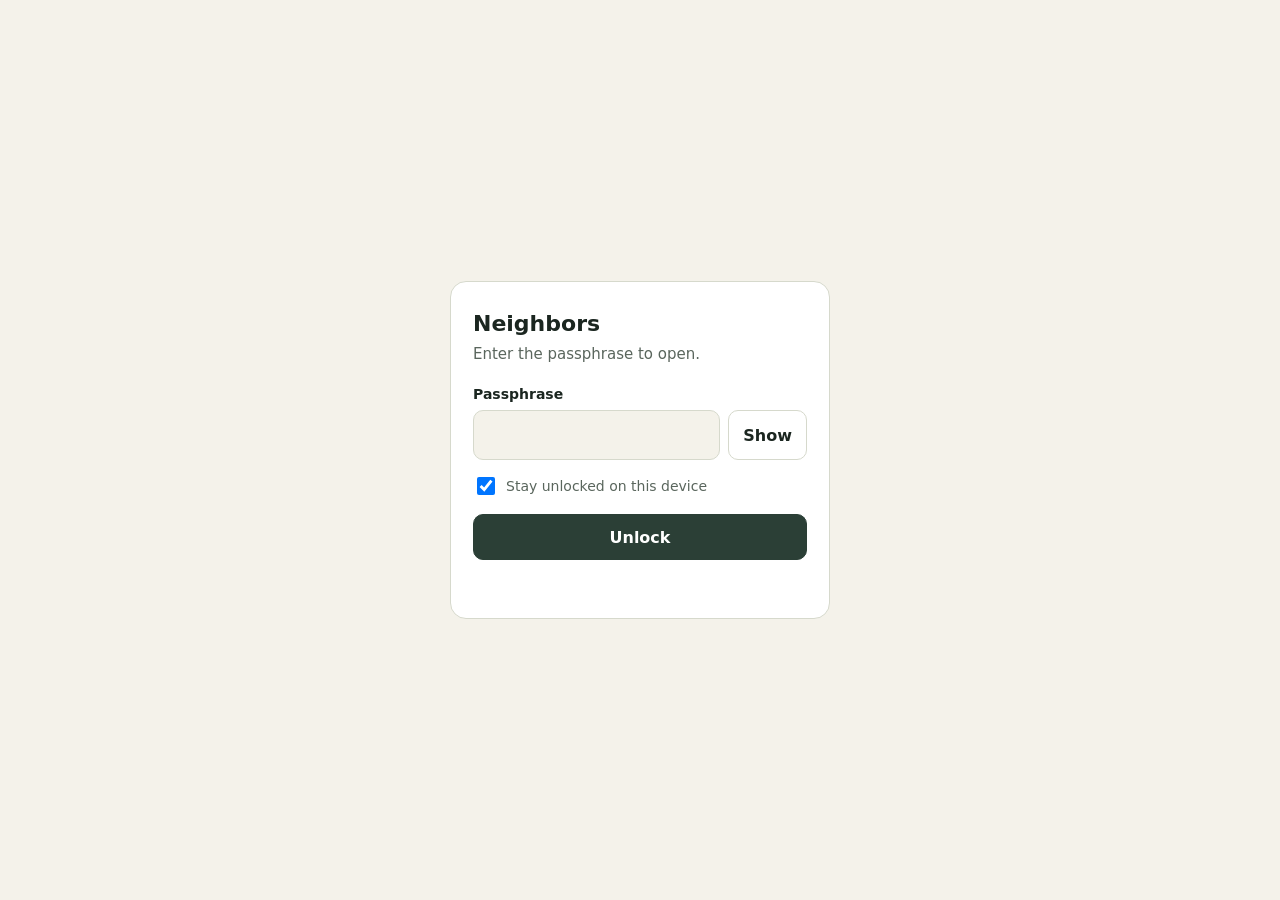
<file: keebler/index.html>
<!doctype html>
<html lang="en">
<head>
<meta charset="utf-8">
<meta name="viewport" content="width=device-width, initial-scale=1, viewport-fit=cover">
<title>Neighbors</title>
<meta name="robots" content="noindex, nofollow">
<meta name="color-scheme" content="light dark">
<meta name="theme-color" content="#2B3F36">
<meta name="apple-mobile-web-app-capable" content="yes">
<meta name="mobile-web-app-capable" content="yes">
<meta name="apple-mobile-web-app-title" content="Neighbors">
<meta name="apple-mobile-web-app-status-bar-style" content="black-translucent">
<link rel="manifest" href="manifest.webmanifest">
<link rel="apple-touch-icon" href="apple-touch-icon.png">
<link rel="icon" type="image/png" href="icons/icon-192.png">
<style>
:root { --bg:#F4F2EA; --surface:#FFFFFF; --ink:#1B2620; --muted:#5A665D; --line:#D6D9CC; --accent:#2B3F36; --accent-ink:#FFFFFF; --err:#B3261E; }
@media (prefers-color-scheme: dark) { :root { --bg:#0F1512; --surface:#182120; --ink:#E7EEE8; --muted:#98A89E; --line:#2C3A36; --accent:#8FC9B0; --accent-ink:#0B1B14; --err:#FF8A80; } }
*,*::before,*::after { box-sizing:border-box; }
html,body { margin:0; height:100%; background:var(--bg); color:var(--ink); font:16px/1.45 system-ui,-apple-system,"Segoe UI",sans-serif; }
main { min-height:100%; display:grid; place-items:center; padding:max(24px,env(safe-area-inset-top)) 20px max(24px,env(safe-area-inset-bottom)); }
form { width:100%; max-width:380px; background:var(--surface); border:1px solid var(--line); border-radius:16px; padding:26px 22px; }
h1 { margin:0 0 4px; font-size:22px; }
p { margin:0 0 18px; color:var(--muted); font-size:15px; }
label.f { display:block; font-weight:600; font-size:14px; margin-bottom:6px; }
.row { display:flex; gap:8px; }
input[type=password],input[type=text] { flex:1; min-width:0; font:inherit; font-size:17px; padding:12px; border:1px solid var(--line); border-radius:10px; background:var(--bg); color:var(--ink); }
button { font:inherit; font-weight:600; border-radius:10px; border:1px solid var(--line); background:var(--surface); color:var(--ink); padding:0 14px; min-height:46px; cursor:pointer; }
button.go { width:100%; margin-top:16px; background:var(--accent); border-color:var(--accent); color:var(--accent-ink); }
button:disabled { opacity:.6; cursor:default; }
:focus-visible { outline:2px solid var(--accent); outline-offset:2px; }
.rem { display:flex; align-items:center; gap:8px; margin-top:14px; font-size:14px; color:var(--muted); }
.rem input { width:18px; height:18px; }
#msg { min-height:1.4em; margin:12px 0 0; font-size:14px; color:var(--err); }
</style>
</head>
<body>
<main>
<form id="f" autocomplete="off">
  <h1>Neighbors</h1>
  <p>Enter the passphrase to open.</p>
  <label class="f" for="pw">Passphrase</label>
  <div class="row"><input id="pw" type="password" autocapitalize="none" autocorrect="off" spellcheck="false" autocomplete="off" required><button type="button" id="show" aria-pressed="false">Show</button></div>
  <label class="rem"><input type="checkbox" id="rem" checked> Stay unlocked on this device</label>
  <button class="go" id="go" type="submit">Unlock</button>
  <p id="msg" role="alert"></p>
  <noscript><p>This page needs JavaScript.</p></noscript>
</form>
</main>
<script>
(function () {
  var ITER = 600000, KEYSTORE = 'nb-k';
  var $ = function (i) { return document.getElementById(i); };
  var enc = new TextEncoder(), dec = new TextDecoder();
  function b64e(buf) { var s = '', a = new Uint8Array(buf); for (var i = 0; i < a.length; i++) s += String.fromCharCode(a[i]); return btoa(s); }
  function b64d(str) { var s = atob(str), a = new Uint8Array(s.length); for (var i = 0; i < s.length; i++) a[i] = s.charCodeAt(i); return a; }
  function norm(p) { return p.trim().toLowerCase().replace(/[\s\-]+/g, ' '); }
  var blobP = null;
  function getBlob() {
    if (!blobP) blobP = fetch('app.enc', { cache: 'no-cache' }).then(function (r) { if (!r.ok) throw new Error('fetch'); return r.arrayBuffer(); }).then(function (b) {
      var a = new Uint8Array(b); if (a.length < 40 || a[0] !== 78 || a[1] !== 66 || a[2] !== 49) throw new Error('format'); return a;
    });
    return blobP;
  }
  function open(html) { document.open(); document.write(html); document.close(); }
  function decrypt(a, key) {
    return crypto.subtle.decrypt({ name: 'AES-GCM', iv: a.slice(20, 32), additionalData: enc.encode('nb1') }, key, a.slice(32)).then(function (pt) { return dec.decode(pt); });
  }
  function importKey(raw) { return crypto.subtle.importKey('raw', raw, 'AES-GCM', false, ['decrypt']); }
  function deriveRaw(pass, salt) {
    return crypto.subtle.importKey('raw', enc.encode(norm(pass)), 'PBKDF2', false, ['deriveBits']).then(function (k) {
      return crypto.subtle.deriveBits({ name: 'PBKDF2', hash: 'SHA-256', salt: salt, iterations: ITER }, k, 256);
    });
  }
  function registerSW() { if ('serviceWorker' in navigator && (location.protocol === 'https:' || location.hostname === 'localhost')) navigator.serviceWorker.register('sw.js').catch(function () {}); }
  registerSW();

  var stored = null; try { stored = localStorage.getItem(KEYSTORE); } catch (_) {}
  if (stored && window.crypto && crypto.subtle) {
    $('go').disabled = true; $('msg').style.color = 'var(--muted)'; $('msg').textContent = 'Opening…';
    getBlob().then(function (a) { return importKey(b64d(stored)).then(function (k) { return decrypt(a, k); }); }).then(open).catch(function () {
      try { localStorage.removeItem(KEYSTORE); } catch (_) {}
      $('go').disabled = false; $('msg').style.color = ''; $('msg').textContent = '';
    });
  }
  $('show').addEventListener('click', function () { var p = $('pw'), on = p.type === 'password'; p.type = on ? 'text' : 'password'; this.textContent = on ? 'Hide' : 'Show'; this.setAttribute('aria-pressed', on); });
  $('f').addEventListener('submit', function (e) {
    e.preventDefault();
    if (!window.crypto || !crypto.subtle) { $('msg').textContent = 'This browser can’t unlock the page. Open it over https in an up-to-date browser.'; return; }
    var pass = $('pw').value; if (!pass.trim()) return;
    $('go').disabled = true; $('msg').style.color = 'var(--muted)'; $('msg').textContent = 'Unlocking…';
    getBlob().then(function (a) {
      return deriveRaw(pass, a.slice(4, 20)).then(function (raw) {
        return importKey(raw).then(function (k) { return decrypt(a, k); }).then(function (html) {
          if ($('rem').checked) { try { localStorage.setItem(KEYSTORE, b64e(raw)); } catch (_) {} }
          open(html);
        });
      });
    }).catch(function (err) {
      $('go').disabled = false; $('msg').style.color = '';
      $('msg').textContent = (err && err.message === 'fetch') ? 'Couldn’t load the page. Check your connection.' : 'That passphrase didn’t work. Check the words and try again.';
      $('pw').focus(); $('pw').select();
    });
  });
})();
</script>
</body>
</html>
</file>
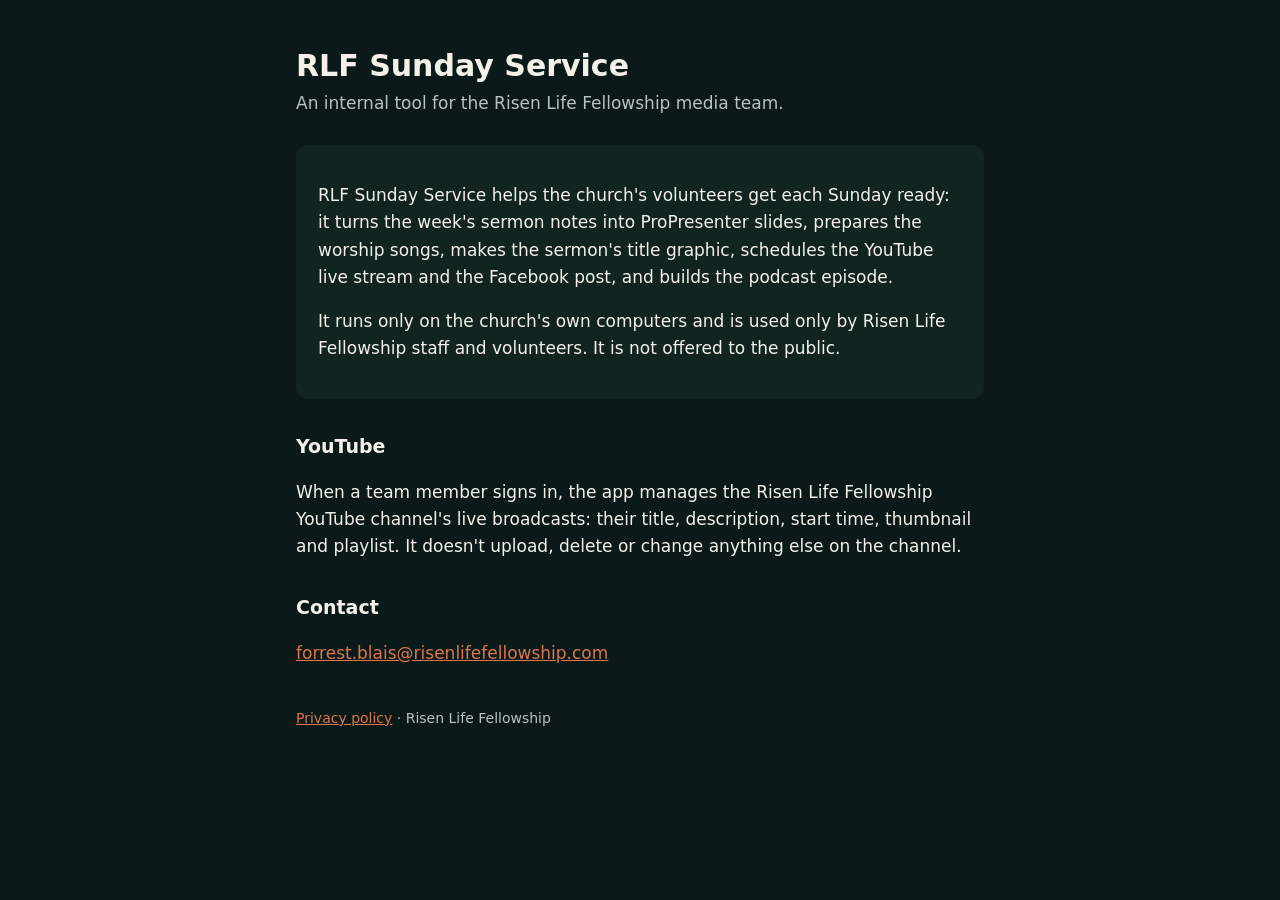
<file: rlf-sunday-service/index.html>
<!doctype html>
<html lang="en">
<head>
<meta charset="utf-8">
<meta name="viewport" content="width=device-width, initial-scale=1">
<title>RLF Sunday Service</title>
<meta name="description" content="Internal media tool for Risen Life Fellowship.">
<link rel="stylesheet" href="style.css">
</head>
<body>
<main>
  <h1>RLF Sunday Service</h1>
  <p class="sub">An internal tool for the Risen Life Fellowship media team.</p>
  <div class="card">
    <p>RLF Sunday Service helps the church's volunteers get each Sunday ready: it turns the week's sermon notes into ProPresenter slides, prepares the worship songs, makes the sermon's title graphic, schedules the YouTube live stream and the Facebook post, and builds the podcast episode.</p>
    <p>It runs only on the church's own computers and is used only by Risen Life Fellowship staff and volunteers. It is not offered to the public.</p>
  </div>
  <h2>YouTube</h2>
  <p>When a team member signs in, the app manages the Risen Life Fellowship YouTube channel's live broadcasts: their title, description, start time, thumbnail and playlist. It doesn't upload, delete or change anything else on the channel.</p>
  <h2>Contact</h2>
  <p><a href="mailto:forrest.blais@risenlifefellowship.com">forrest.blais@risenlifefellowship.com</a></p>
  <footer><a href="privacy.html">Privacy policy</a> · Risen Life Fellowship</footer>
</main>
</body>
</html>
</file>
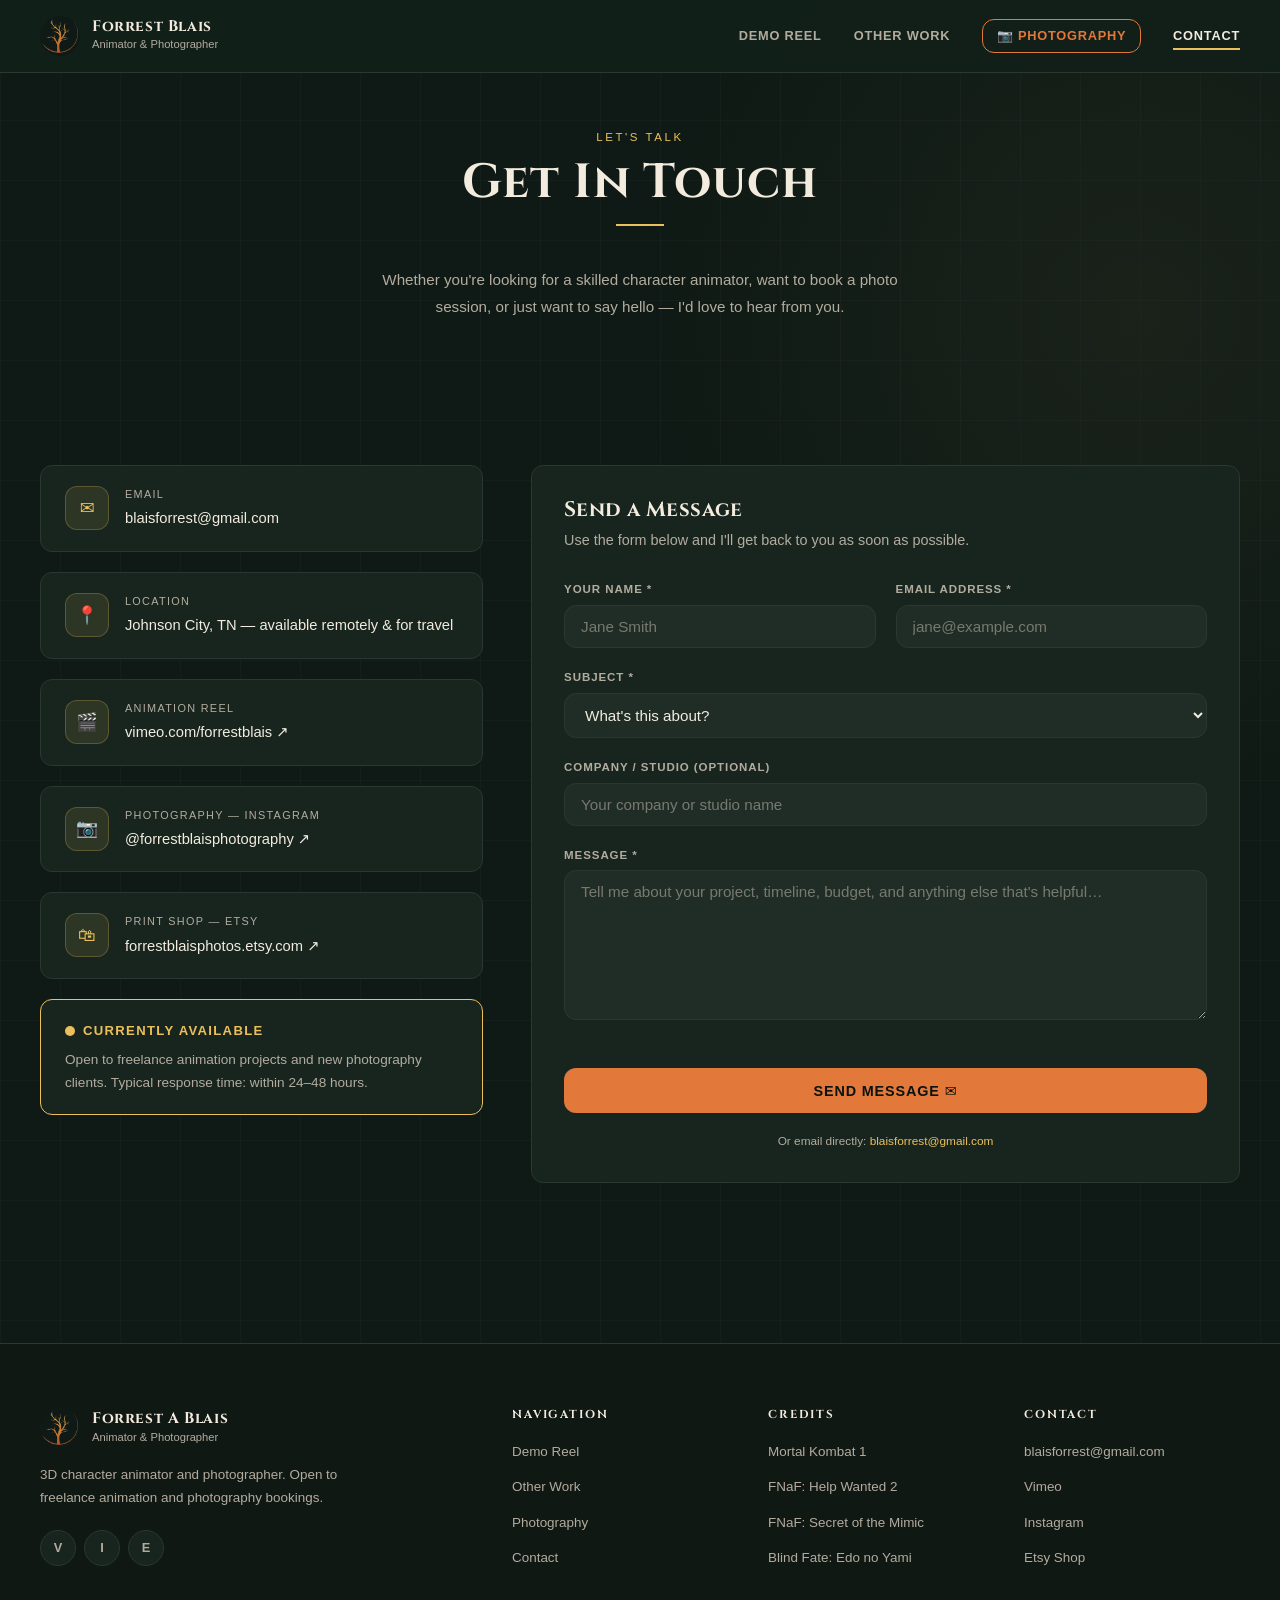
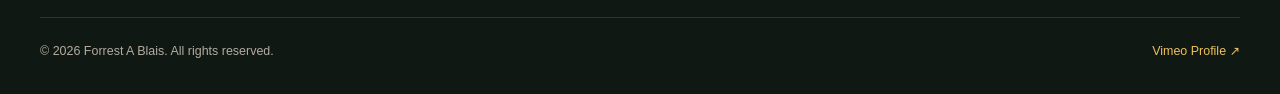
<file: contact.html>
<!DOCTYPE html>
<html lang="en">
<head>
  <!-- Google tag (gtag.js) -->
  <script async src="https://www.googletagmanager.com/gtag/js?id=G-YNRSVRN2W1"></script>
  <script>
    window.dataLayer = window.dataLayer || [];
    function gtag(){dataLayer.push(arguments);}
    gtag('js', new Date());
    gtag('config', 'G-YNRSVRN2W1');
  </script>
  <meta charset="UTF-8">
  <meta name="viewport" content="width=device-width, initial-scale=1.0">

  <!--
    Location: Johnson City, TN — confirmed
  -->
  <title>Contact | Forrest Blais — 3D Character Animator &amp; Photographer</title>
  <meta name="description" content="Get in touch with Forrest Blais — 3D character animator and photographer based in Johnson City, TN. Available for animation projects, photography bookings, and collaborations.">
  <link rel="canonical" href="https://forrestblais.com/contact.html">

  <!-- Open Graph -->
  <meta property="og:type"        content="website">
  <meta property="og:url"         content="https://forrestblais.com/contact.html">
  <meta property="og:title"       content="Contact | Forrest Blais">
  <meta property="og:description" content="Animation projects, photography bookings, and collaborations.">

  <link rel="icon" type="image/png" href="images/favicon.png">
  <link rel="apple-touch-icon" href="images/apple-touch-icon.png">

  <link rel="stylesheet" href="styles.css">
</head>
<body>

  <!-- HEADER -->
  <header class="site-header" role="banner">
    <div class="container header-inner">
      <a href="index.html" class="site-logo" aria-label="Forrest Blais home">
        <div class="logo-mark" aria-hidden="true">FB</div>
        <div class="logo-text">
          <div class="name">Forrest Blais</div>
          <div class="role">Animator &amp; Photographer</div>
        </div>
      </a>

      <nav class="site-nav" aria-label="Primary navigation">
        <a href="index.html">Demo Reel</a>
        <a href="other-work.html">Other Work</a>
        <a href="photography.html" class="nav-photo">📷 Photography</a>
        <a href="contact.html" class="active">Contact</a>
      </nav>

      <button class="menu-toggle" aria-label="Open menu">
        <span></span><span></span><span></span>
      </button>
    </div>
  </header>

  <!-- Mobile menu -->
  <div class="mobile-menu" role="dialog" aria-modal="true" aria-label="Navigation menu">
    <button class="menu-close" aria-label="Close menu">&times;</button>
    <a href="index.html">Demo Reel</a>
    <a href="other-work.html">Other Work</a>
    <a href="photography.html" class="nav-photo">📷 Photography</a>
    <a href="contact.html">Contact</a>
  </div>

  <!-- MAIN -->
  <main id="main-content">

    <!-- Page hero -->
    <div class="page-hero">
      <div class="container">
        <p class="section-label">Let's Talk</p>
        <h1 class="section-title">Get In Touch</h1>
        <div class="section-divider" style="margin-inline:auto;"></div>
        <p style="color:var(--muted-fg); max-width:520px; margin-inline:auto; font-size:0.95rem; line-height:1.8;">
          Whether you're looking for a skilled character animator, want to book a photo session,
          or just want to say hello — I'd love to hear from you.
        </p>
      </div>
    </div>

    <!-- Contact layout -->
    <section aria-labelledby="contact-heading">
      <div class="container contact-layout">

        <!-- ---- LEFT: Contact info ---- -->
        <aside>
          <h2 class="sr-only" id="contact-heading">Contact information</h2>

          <div class="contact-info-stack">

            <div class="contact-card">
              <div class="contact-icon" aria-hidden="true">✉</div>
              <div>
                <p class="contact-label">Email</p>
                <p class="contact-value">
                  <a href="mailto:blaisforrest@gmail.com">blaisforrest@gmail.com</a>
                </p>
              </div>
            </div>

            <div class="contact-card">
              <div class="contact-icon" aria-hidden="true">📍</div>
              <div>
                <p class="contact-label">Location</p>
                <p class="contact-value">
                  <!--
                    Location confirmed: Johnson City, TN
                  -->
                  Johnson City, TN — available remotely &amp; for travel
                </p>
              </div>
            </div>

            <div class="contact-card">
              <div class="contact-icon" aria-hidden="true">🎬</div>
              <div>
                <p class="contact-label">Animation Reel</p>
                <p class="contact-value">
                  <a href="https://vimeo.com/forrestblais" target="_blank" rel="noopener">
                    vimeo.com/forrestblais ↗
                  </a>
                </p>
              </div>
            </div>

            <div class="contact-card">
              <div class="contact-icon" aria-hidden="true">📷</div>
              <div>
                <p class="contact-label">Photography — Instagram</p>
                <p class="contact-value">
                  <a href="https://www.instagram.com/forrestblaisphotography/"
                     target="_blank" rel="noopener">
                    @forrestblaisphotography ↗
                  </a>
                </p>
              </div>
            </div>

            <div class="contact-card">
              <div class="contact-icon" aria-hidden="true">🛍</div>
              <div>
                <p class="contact-label">Print Shop — Etsy</p>
                <p class="contact-value">
                  <a href="https://forrestblaisphotos.etsy.com" target="_blank" rel="noopener">
                    forrestblaisphotos.etsy.com ↗
                  </a>
                </p>
              </div>
            </div>

            <!--
              TODO: Add Facebook once URL is confirmed.
              <div class="contact-card">
                <div class="contact-icon">f</div>
                <div>
                  <p class="contact-label">Facebook</p>
                  <p class="contact-value">
                    <a href="https://facebook.com/ForrestBlaisPhotography" target="_blank" rel="noopener">
                      ForrestBlaisPhotography ↗
                    </a>
                  </p>
                </div>
              </div>
            -->

            <!-- Availability badge -->
            <div style="
              background: var(--card);
              border: 1px solid var(--accent);
              border-radius: var(--radius);
              padding: 1.25rem 1.5rem;
            ">
              <div style="display:flex; align-items:center; gap:0.5rem; margin-bottom:0.4rem;">
                <span style="
                  display:inline-block; width:10px; height:10px;
                  border-radius:50%; background:var(--accent);
                  animation: pulse-dot 2s ease-in-out infinite;
                "></span>
                <strong style="color:var(--accent); font-size:0.82rem; letter-spacing:0.1em; text-transform:uppercase;">
                  Currently Available
                </strong>
              </div>
              <p style="color:var(--muted-fg); font-size:0.85rem; line-height:1.7;">
                Open to freelance animation projects and new photography clients.
                Typical response time: within 24–48 hours.
              </p>
            </div>

          </div><!-- /.contact-info-stack -->
        </aside>

        <!-- ---- RIGHT: Contact form ---- -->
        <div class="contact-form-card">
          <h3>Send a Message</h3>
          <p>Use the form below and I'll get back to you as soon as possible.</p>

          <!--
            Messages go to Photo Desk (desk.forrestblais.com/inquiry, the one public path of the app):
            they show up on its Today tab. With JavaScript the page sends it in place; without, the
            form posts and Photo Desk sends the visitor back here with ?sent=1.
          -->
          <div id="form-status" role="status" aria-live="polite"></div>
          <form class="form-grid" id="contact-form"
                action="https://desk.forrestblais.com/inquiry"
                method="POST"
                aria-label="Contact form">

            <div class="form-group">
              <label for="contact-name">Your Name *</label>
              <input type="text" id="contact-name" name="name"
                     placeholder="Jane Smith"
                     required autocomplete="name">
            </div>

            <div class="form-group">
              <label for="contact-email">Email Address *</label>
              <input type="email" id="contact-email" name="email"
                     placeholder="jane@example.com"
                     required autocomplete="email">
            </div>

            <div class="form-group full">
              <label for="contact-subject">Subject *</label>
              <select id="contact-subject" name="subject" required>
                <option value="" disabled selected>What's this about?</option>
                <option value="animation-freelance">Animation — Freelance Project</option>
                <option value="animation-studio">Animation — Studio Inquiry</option>
                <option value="photo-portrait">Photography — Portrait / Family</option>
                <option value="photo-wedding">Photography — Wedding / Event</option>
                <option value="photo-print">Photography — Print Purchase</option>
                <option value="press">Press / Media</option>
                <option value="other">Other</option>
              </select>
            </div>

            <div class="form-group full">
              <label for="contact-company">Company / Studio (optional)</label>
              <input type="text" id="contact-company" name="company"
                     placeholder="Your company or studio name">
            </div>

            <div class="form-group full">
              <label for="contact-message">Message *</label>
              <textarea id="contact-message" name="message"
                        placeholder="Tell me about your project, timeline, budget, and anything else that's helpful…"
                        required style="min-height:150px;"></textarea>
            </div>

            <!-- Honeypot -->
            <input type="text" name="_gotcha" style="display:none" tabindex="-1" aria-hidden="true">

            <!-- Spam check (Cloudflare Turnstile; checked by Photo Desk) -->
            <div class="form-group full"><div class="cf-turnstile" data-sitekey="0x4AAAAAAGRYV2R4ckKzFXY-" data-theme="dark" data-size="flexible"></div></div>

            <div class="form-group full">
              <button type="submit" class="btn btn-primary form-submit">
                Send Message ✉
              </button>
              <p class="form-note">
                Or email directly:
                <a href="mailto:blaisforrest@gmail.com" style="color:var(--accent);">
                  blaisforrest@gmail.com
                </a>
              </p>
            </div>

          </form>
        </div>

      </div><!-- /.contact-layout -->
      <script>
      (function () {
        var form = document.getElementById("contact-form"), box = document.getElementById("form-status");
        function say(text, good) {
          box.textContent = text;
          box.style.cssText = "margin:0 0 16px;padding:12px 14px;border-radius:10px;font-size:15px;" +
            (good ? "background:rgba(47,184,166,.15);border:1px solid #2fb8a6;color:#d8f5f0" : "background:rgba(226,103,93,.15);border:1px solid #e2675d;color:#f6d6d3");
        }
        var q = new URLSearchParams(location.search);
        var BOOK = { family: "Family, couples & seniors session ($175)", mini: "Mini session ($100)", headshots: "Headshots ($85)" };
        if (BOOK[q.get("book")]) {
          document.getElementById("contact-subject").value = "photo-portrait";
          var m = document.getElementById("contact-message");
          if (!m.value) m.value = "I'd like to book a " + BOOK[q.get("book")] + ".\n\nDates that work for me: \nWho's in the photos: \nLocation ideas: ";
        }
        if (q.get("sent")) say("Thanks! Your message is on its way. I'll get back to you within 24–48 hours.", true);
        else if (q.get("error")) say(q.get("error"), false);
        form.addEventListener("submit", function (e) {
          e.preventDefault();
          var btn = form.querySelector("button[type=submit]"), label = btn.innerHTML;
          btn.disabled = true; btn.innerHTML = "Sending…";
          (function () { var fd = new FormData(form); fd.append("_t", String(Date.now() - PAGE_T)); return fetch(form.action, { method: "POST", headers: { "Accept": "application/json" }, body: new URLSearchParams(fd) }); })()
            .then(function (r) { return r.json().then(function (j) { return { ok: r.ok, j: j }; }); })
            .then(function (x) {
              if (x.ok) { form.reset(); say("Thanks! Your message is on its way. I'll get back to you within 24–48 hours.", true); }
              else say(x.j.error || "Something went wrong. Please email blaisforrest@gmail.com instead.", false);
            })
            .catch(function () { say("Couldn't send just now. Please email blaisforrest@gmail.com instead.", false); })
            .then(function () { if (window.turnstile) turnstile.reset(); btn.disabled = false; btn.innerHTML = label; box.scrollIntoView({ behavior: "smooth", block: "center" }); });
        });
      })();
      </script>
    </section>

  </main>

  <!-- FOOTER -->
  <footer class="site-footer" role="contentinfo">
    <div class="container">
      <div class="footer-grid">
        <div class="footer-brand">
          <div class="footer-logo">
            <div class="logo-mark" aria-hidden="true">FB</div>
            <div class="logo-text">
              <div class="name">Forrest A Blais</div>
              <div class="role">Animator &amp; Photographer</div>
            </div>
          </div>
          <p class="footer-desc">
            3D character animator and photographer.
            Open to freelance animation and photography bookings.
          </p>
          <div class="footer-socials">
            <a href="https://vimeo.com/forrestblais" class="social-btn vimeo" target="_blank" rel="noopener" aria-label="Vimeo">V</a>
            <a href="https://www.instagram.com/forrestblaisphotography/" class="social-btn insta" target="_blank" rel="noopener" aria-label="Instagram">I</a>
            <a href="https://forrestblaisphotos.etsy.com" class="social-btn etsy" target="_blank" rel="noopener" aria-label="Etsy Shop">E</a>
          </div>
        </div>
        <div class="footer-col">
          <h4>Navigation</h4>
          <ul>
            <li><a href="index.html">Demo Reel</a></li>
            <li><a href="other-work.html">Other Work</a></li>
            <li><a href="photography.html">Photography</a></li>
            <li><a href="contact.html">Contact</a></li>
          </ul>
        </div>
        <div class="footer-col">
          <h4>Credits</h4>
          <ul>
            <li><span style="color:var(--muted-fg);font-size:.84rem;">Mortal Kombat 1</span></li>
            <li><span style="color:var(--muted-fg);font-size:.84rem;">FNaF: Help Wanted 2</span></li>
            <li><span style="color:var(--muted-fg);font-size:.84rem;">FNaF: Secret of the Mimic</span></li>
            <li><span style="color:var(--muted-fg);font-size:.84rem;">Blind Fate: Edo no Yami</span></li>
          </ul>
        </div>
        <div class="footer-col">
          <h4>Contact</h4>
          <ul>
            <li><a href="mailto:blaisforrest@gmail.com">blaisforrest@gmail.com</a></li>
            <li><a href="https://vimeo.com/forrestblais" target="_blank" rel="noopener">Vimeo</a></li>
            <li><a href="https://www.instagram.com/forrestblaisphotography/" target="_blank" rel="noopener">Instagram</a></li>
            <li><a href="https://forrestblaisphotos.etsy.com" target="_blank" rel="noopener">Etsy Shop</a></li>
          </ul>
        </div>
      </div>
      <div class="footer-bottom">
        <p>&copy; 2026 Forrest A Blais. All rights reserved.</p>
        <a href="https://vimeo.com/forrestblais" target="_blank" rel="noopener">Vimeo Profile ↗</a>
      </div>
    </div>
  </footer>

  <script src="https://challenges.cloudflare.com/turnstile/v0/api.js" async defer></script>
  <script>var PAGE_T = Date.now();</script>
  <script src="main.js"></script>
</body>
</html>
</file>
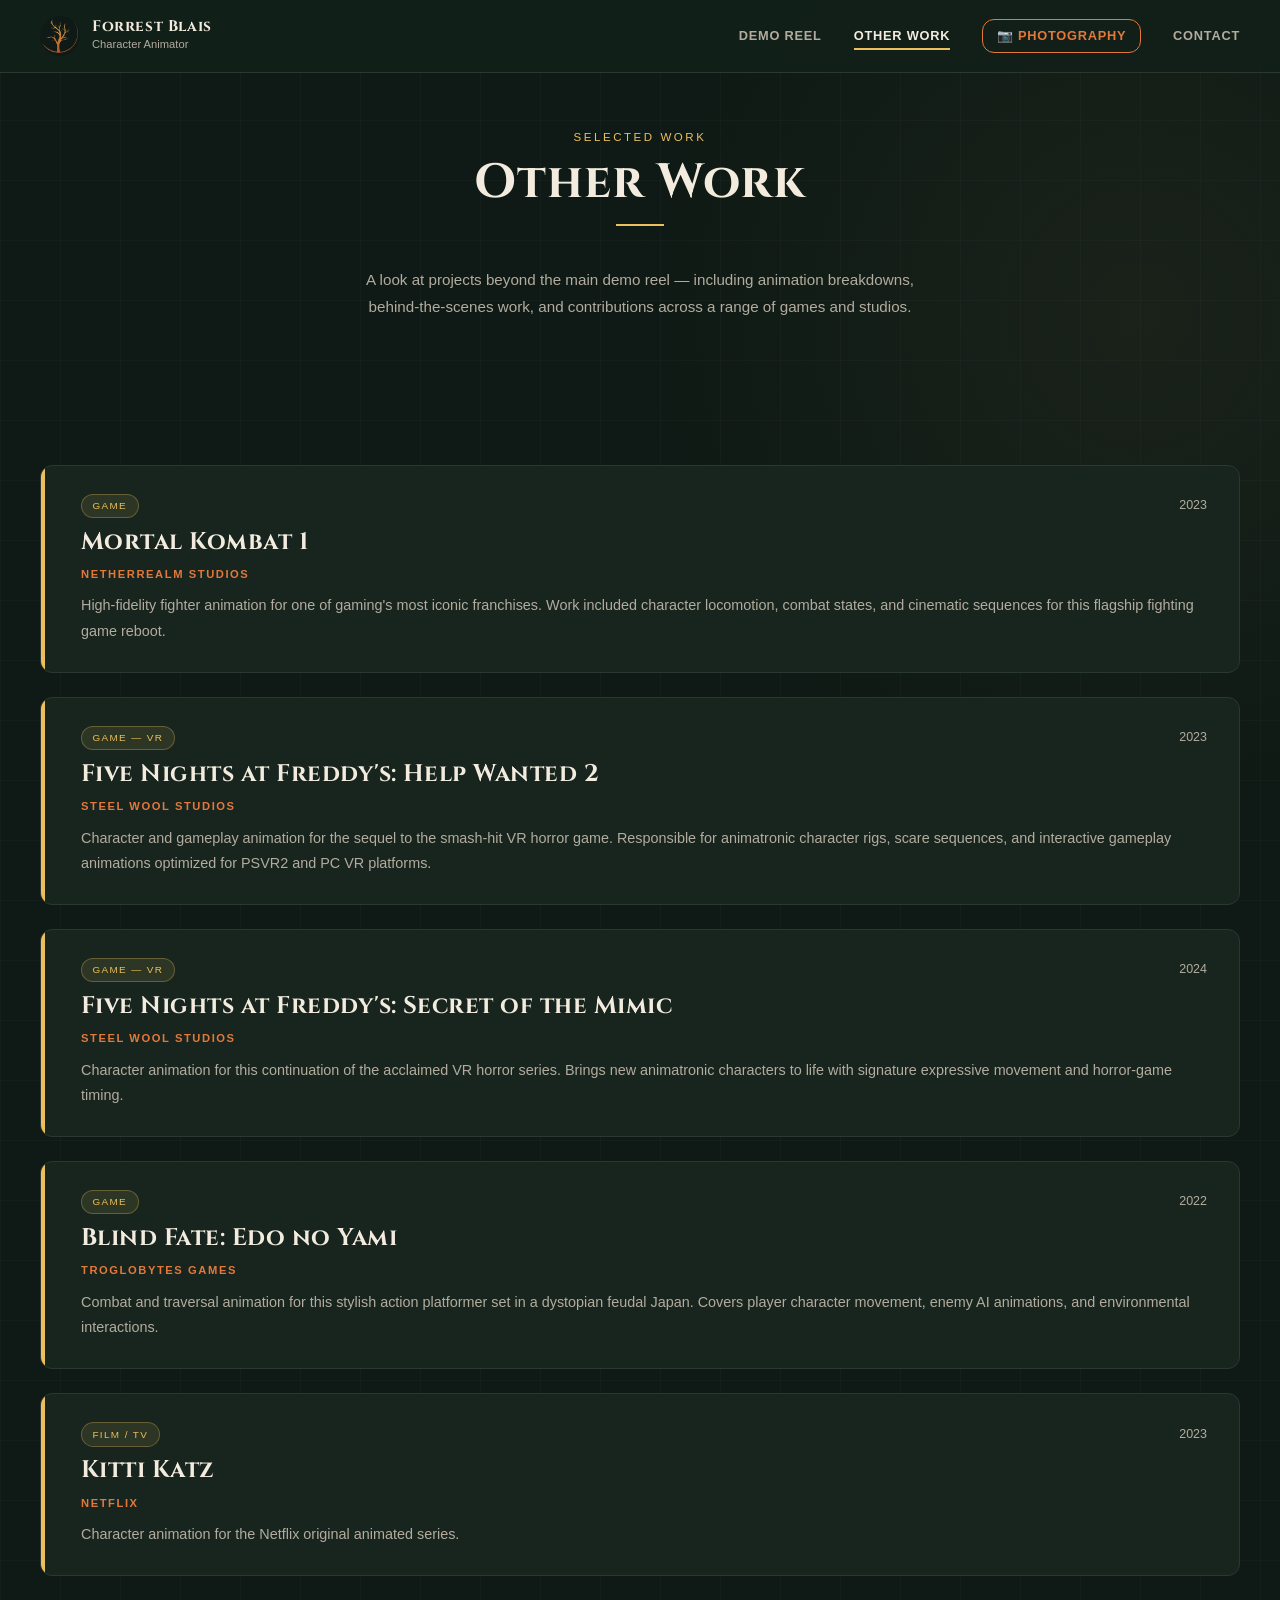
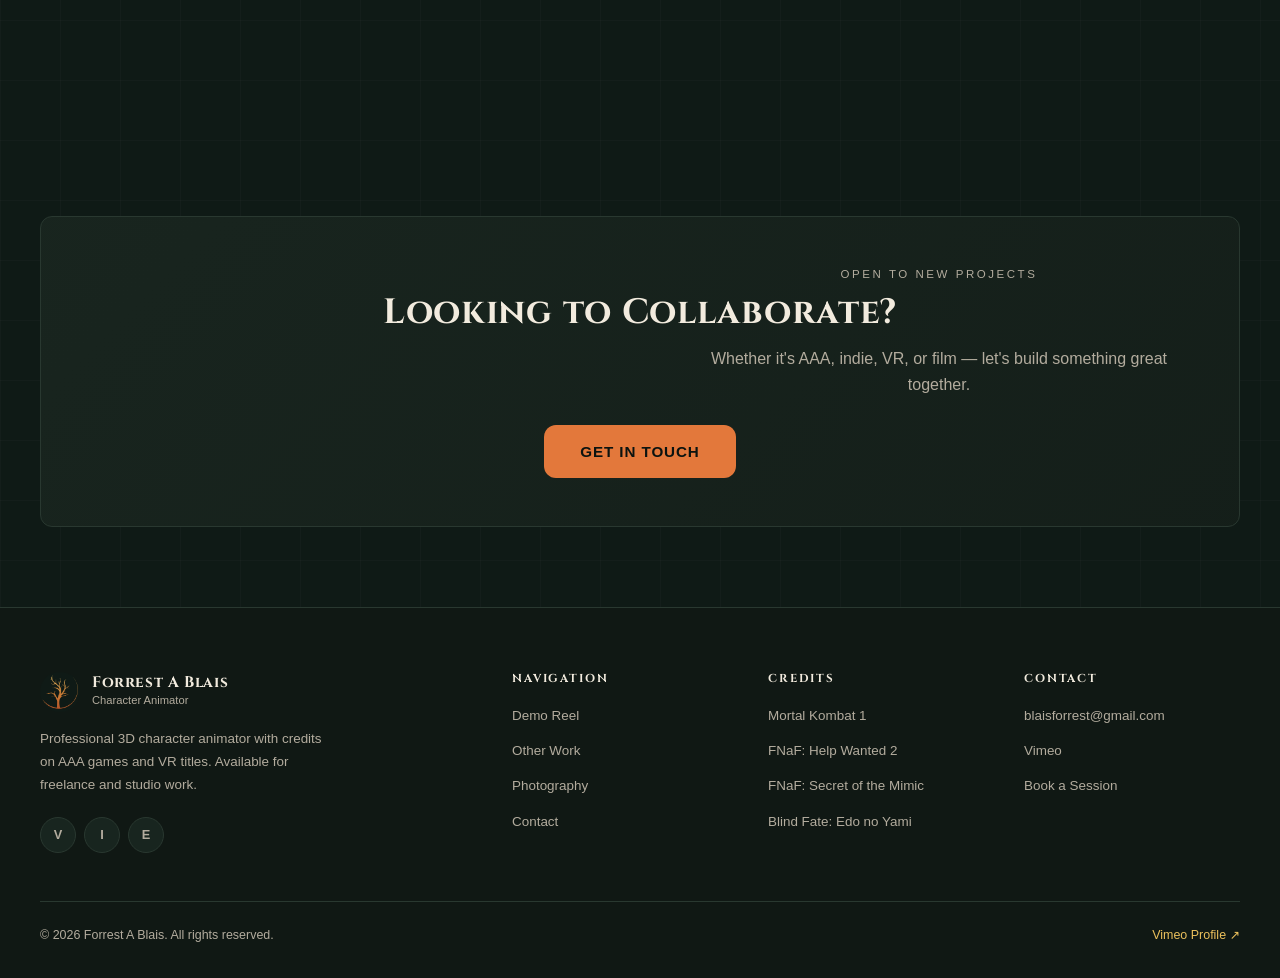
<file: other-work.html>
<!DOCTYPE html>
<html lang="en">
<head>
  <!-- Google tag (gtag.js) -->
  <script async src="https://www.googletagmanager.com/gtag/js?id=G-YNRSVRN2W1"></script>
  <script>
    window.dataLayer = window.dataLayer || [];
    function gtag(){dataLayer.push(arguments);}
    gtag('js', new Date());
    gtag('config', 'G-YNRSVRN2W1');
  </script>
  <meta charset="UTF-8">
  <meta name="viewport" content="width=device-width, initial-scale=1.0">

  <!-- SEO -->
  <title>Other Work | Forrest Blais — 3D Character Animator</title>
  <meta name="description" content="Selected animation credits from Forrest Blais — Mortal Kombat 1, Five Nights at Freddy's: Help Wanted 2, Secret of the Mimic, and Blind Fate: Edo no Yami.">
  <link rel="canonical" href="https://forrestblais.com/other-work.html">

  <!-- Open Graph -->
  <meta property="og:type"        content="website">
  <meta property="og:url"         content="https://forrestblais.com/other-work.html">
  <meta property="og:title"       content="Other Work | Forrest Blais">
  <meta property="og:description" content="Animation breakdowns and project credits.">

  <link rel="icon" type="image/png" href="images/favicon.png">
  <link rel="apple-touch-icon" href="images/apple-touch-icon.png">

  <link rel="stylesheet" href="styles.css">
</head>
<body>

  <!-- HEADER -->
  <header class="site-header" role="banner">
    <div class="container header-inner">
      <a href="index.html" class="site-logo" aria-label="Forrest Blais home">
        <div class="logo-mark" aria-hidden="true">FB</div>
        <div class="logo-text">
          <div class="name">Forrest Blais</div>
          <div class="role">Character Animator</div>
        </div>
      </a>

      <nav class="site-nav" aria-label="Primary navigation">
        <a href="index.html">Demo Reel</a>
        <a href="other-work.html" class="active">Other Work</a>
        <a href="photography.html" class="nav-photo">📷 Photography</a>
        <a href="contact.html">Contact</a>
      </nav>

      <button class="menu-toggle" aria-label="Open menu">
        <span></span><span></span><span></span>
      </button>
    </div>
  </header>

  <!-- Mobile menu -->
  <div class="mobile-menu" role="dialog" aria-modal="true" aria-label="Navigation menu">
    <button class="menu-close" aria-label="Close menu">&times;</button>
    <a href="index.html">Demo Reel</a>
    <a href="other-work.html">Other Work</a>
    <a href="photography.html" class="nav-photo">📷 Photography</a>
    <a href="contact.html">Contact</a>
  </div>

  <!-- MAIN -->
  <main id="main-content">

    <!-- Page hero -->
    <div class="page-hero">
      <div class="container">
        <p class="section-label">Selected Work</p>
        <h1 class="section-title">Other Work</h1>
        <div class="section-divider"></div>
        <p style="color:var(--muted-fg); max-width:560px; margin-inline:auto; font-size:0.95rem; line-height:1.8;">
          A look at projects beyond the main demo reel — including animation breakdowns,
          behind-the-scenes work, and contributions across a range of games and studios.
        </p>
      </div>
    </div>

    <!-- Work list -->
    <section aria-label="Work credits">
      <div class="container">
        <div class="work-list">

          <!-- Mortal Kombat 1 -->
          <article class="work-card">
            <div class="work-meta">
              <span class="work-type">Game</span>
              <span class="work-year">2023</span>
            </div>
            <h2>Mortal Kombat 1</h2>
            <p class="work-studio">NetherRealm Studios</p>
            <p class="work-desc">
              High-fidelity fighter animation for one of gaming's most iconic franchises.
              Work included character locomotion, combat states, and cinematic sequences
              for this flagship fighting game reboot.
            </p>
            <!--
              TODO: Add breakdown video embed or link to Vimeo breakdown when available.
              TODO: Add production screenshots or GIFs if cleared for public use.
            -->
          </article>

          <!-- FNaF Help Wanted 2 -->
          <article class="work-card">
            <div class="work-meta">
              <span class="work-type">Game — VR</span>
              <span class="work-year">2023</span>
            </div>
            <h2>Five Nights at Freddy's: Help Wanted 2</h2>
            <p class="work-studio">Steel Wool Studios</p>
            <p class="work-desc">
              Character and gameplay animation for the sequel to the smash-hit VR horror game.
              Responsible for animatronic character rigs, scare sequences, and interactive
              gameplay animations optimized for PSVR2 and PC VR platforms.
            </p>
            <!--
              TODO: Add Vimeo breakdown link or embed.
            -->
          </article>

          <!-- FNaF Secret of the Mimic -->
          <article class="work-card">
            <div class="work-meta">
              <span class="work-type">Game — VR</span>
              <span class="work-year">2024</span>
            </div>
            <h2>Five Nights at Freddy's: Secret of the Mimic</h2>
            <p class="work-studio">Steel Wool Studios</p>
            <p class="work-desc">
              Character animation for this continuation of the acclaimed VR horror series.
              Brings new animatronic characters to life with signature expressive movement
              and horror-game timing.
            </p>
            <!--
              TODO: Add breakdown once NDA/embargo clears.
            -->
          </article>

          <!-- Blind Fate -->
          <article class="work-card">
            <div class="work-meta">
              <span class="work-type">Game</span>
              <span class="work-year">2022</span>
            </div>
            <h2>Blind Fate: Edo no Yami</h2>
            <p class="work-studio">Troglobytes Games</p>
            <p class="work-desc">
              Combat and traversal animation for this stylish action platformer set in a
              dystopian feudal Japan. Covers player character movement, enemy AI animations,
              and environmental interactions.
            </p>
          </article>

          <!-- Kitti Katz (Netflix) -->
          <article class="work-card">
            <div class="work-meta">
              <span class="work-type">Film / TV</span>
              <span class="work-year">2023</span>
            </div>
            <h2>Kitti Katz</h2>
            <p class="work-studio">Netflix</p>
            <p class="work-desc">
              Character animation for the Netflix original animated series.
            </p>
          </article>

        </div><!-- /.work-list -->
      </div>
    </section>

    <!-- CTA strip -->
    <section style="padding-bottom: 5rem;">
      <div class="container">
        <div class="cta-strip">
          <p class="section-label">Open to New Projects</p>
          <h2>Looking to Collaborate?</h2>
          <p style="color:var(--muted-fg); margin-bottom:1.75rem;">
            Whether it's AAA, indie, VR, or film — let's build something great together.
          </p>
          <a href="contact.html" class="btn btn-primary btn-lg">Get In Touch</a>
        </div>
      </div>
    </section>

  </main>

  <!-- FOOTER -->
  <footer class="site-footer" role="contentinfo">
    <div class="container">
      <div class="footer-grid">
        <div class="footer-brand">
          <div class="footer-logo">
            <div class="logo-mark" aria-hidden="true">FB</div>
            <div class="logo-text">
              <div class="name">Forrest A Blais</div>
              <div class="role">Character Animator</div>
            </div>
          </div>
          <p class="footer-desc">
            Professional 3D character animator with credits on AAA games
            and VR titles. Available for freelance and studio work.
          </p>
          <div class="footer-socials">
            <a href="https://vimeo.com/forrestblais" class="social-btn vimeo" target="_blank" rel="noopener" aria-label="Vimeo">V</a>
            <a href="https://www.instagram.com/forrestblaisphotography/" class="social-btn insta" target="_blank" rel="noopener" aria-label="Instagram">I</a>
            <a href="https://forrestblaisphotos.etsy.com" class="social-btn etsy" target="_blank" rel="noopener" aria-label="Etsy Shop">E</a>
          </div>
        </div>
        <div class="footer-col">
          <h4>Navigation</h4>
          <ul>
            <li><a href="index.html">Demo Reel</a></li>
            <li><a href="other-work.html">Other Work</a></li>
            <li><a href="photography.html">Photography</a></li>
            <li><a href="contact.html">Contact</a></li>
          </ul>
        </div>
        <div class="footer-col">
          <h4>Credits</h4>
          <ul>
            <li><span style="color:var(--muted-fg);font-size:.84rem;">Mortal Kombat 1</span></li>
            <li><span style="color:var(--muted-fg);font-size:.84rem;">FNaF: Help Wanted 2</span></li>
            <li><span style="color:var(--muted-fg);font-size:.84rem;">FNaF: Secret of the Mimic</span></li>
            <li><span style="color:var(--muted-fg);font-size:.84rem;">Blind Fate: Edo no Yami</span></li>
          </ul>
        </div>
        <div class="footer-col">
          <h4>Contact</h4>
          <ul>
            <li><a href="mailto:blaisforrest@gmail.com">blaisforrest@gmail.com</a></li>
            <li><a href="https://vimeo.com/forrestblais" target="_blank" rel="noopener">Vimeo</a></li>
            <li><a href="photography.html">Book a Session</a></li>
          </ul>
        </div>
      </div>
      <div class="footer-bottom">
        <p>&copy; 2026 Forrest A Blais. All rights reserved.</p>
        <a href="https://vimeo.com/forrestblais" target="_blank" rel="noopener">Vimeo Profile ↗</a>
      </div>
    </div>
  </footer>

  <script src="main.js"></script>
</body>
</html>
</file>
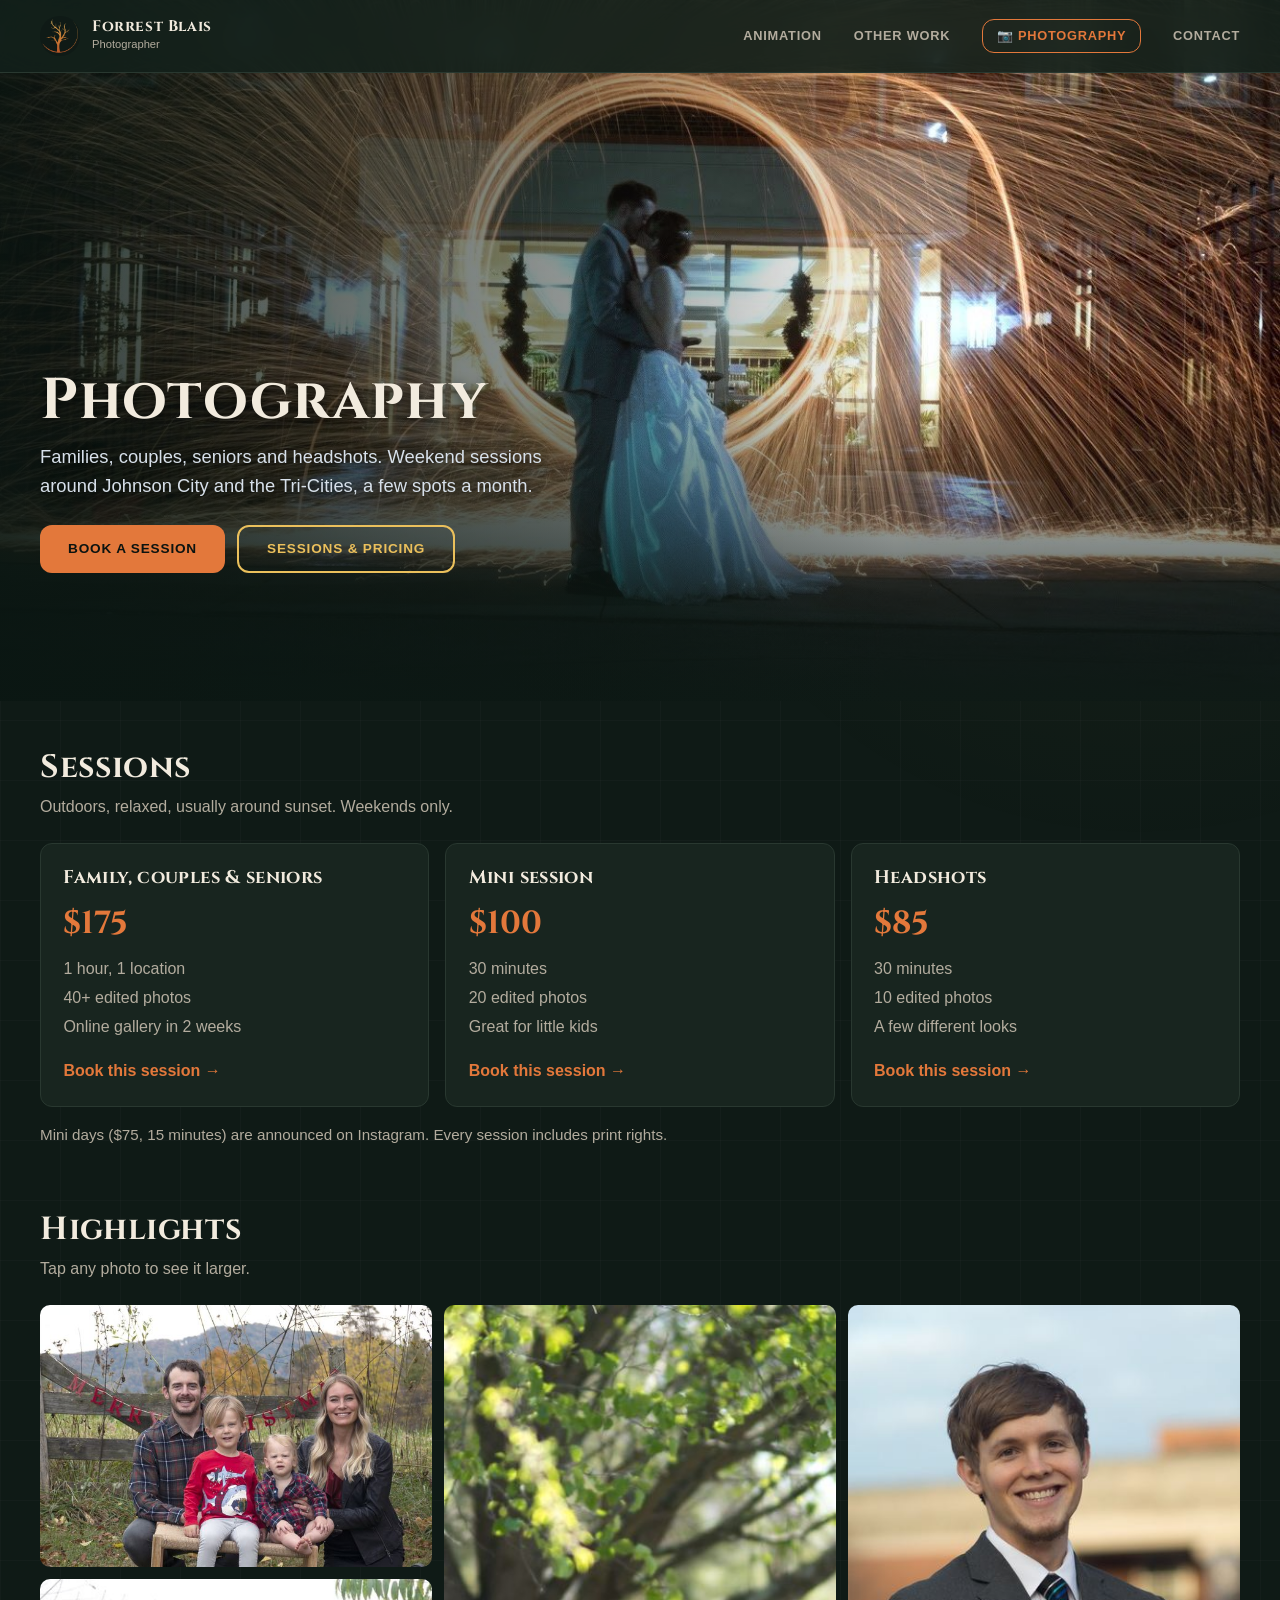
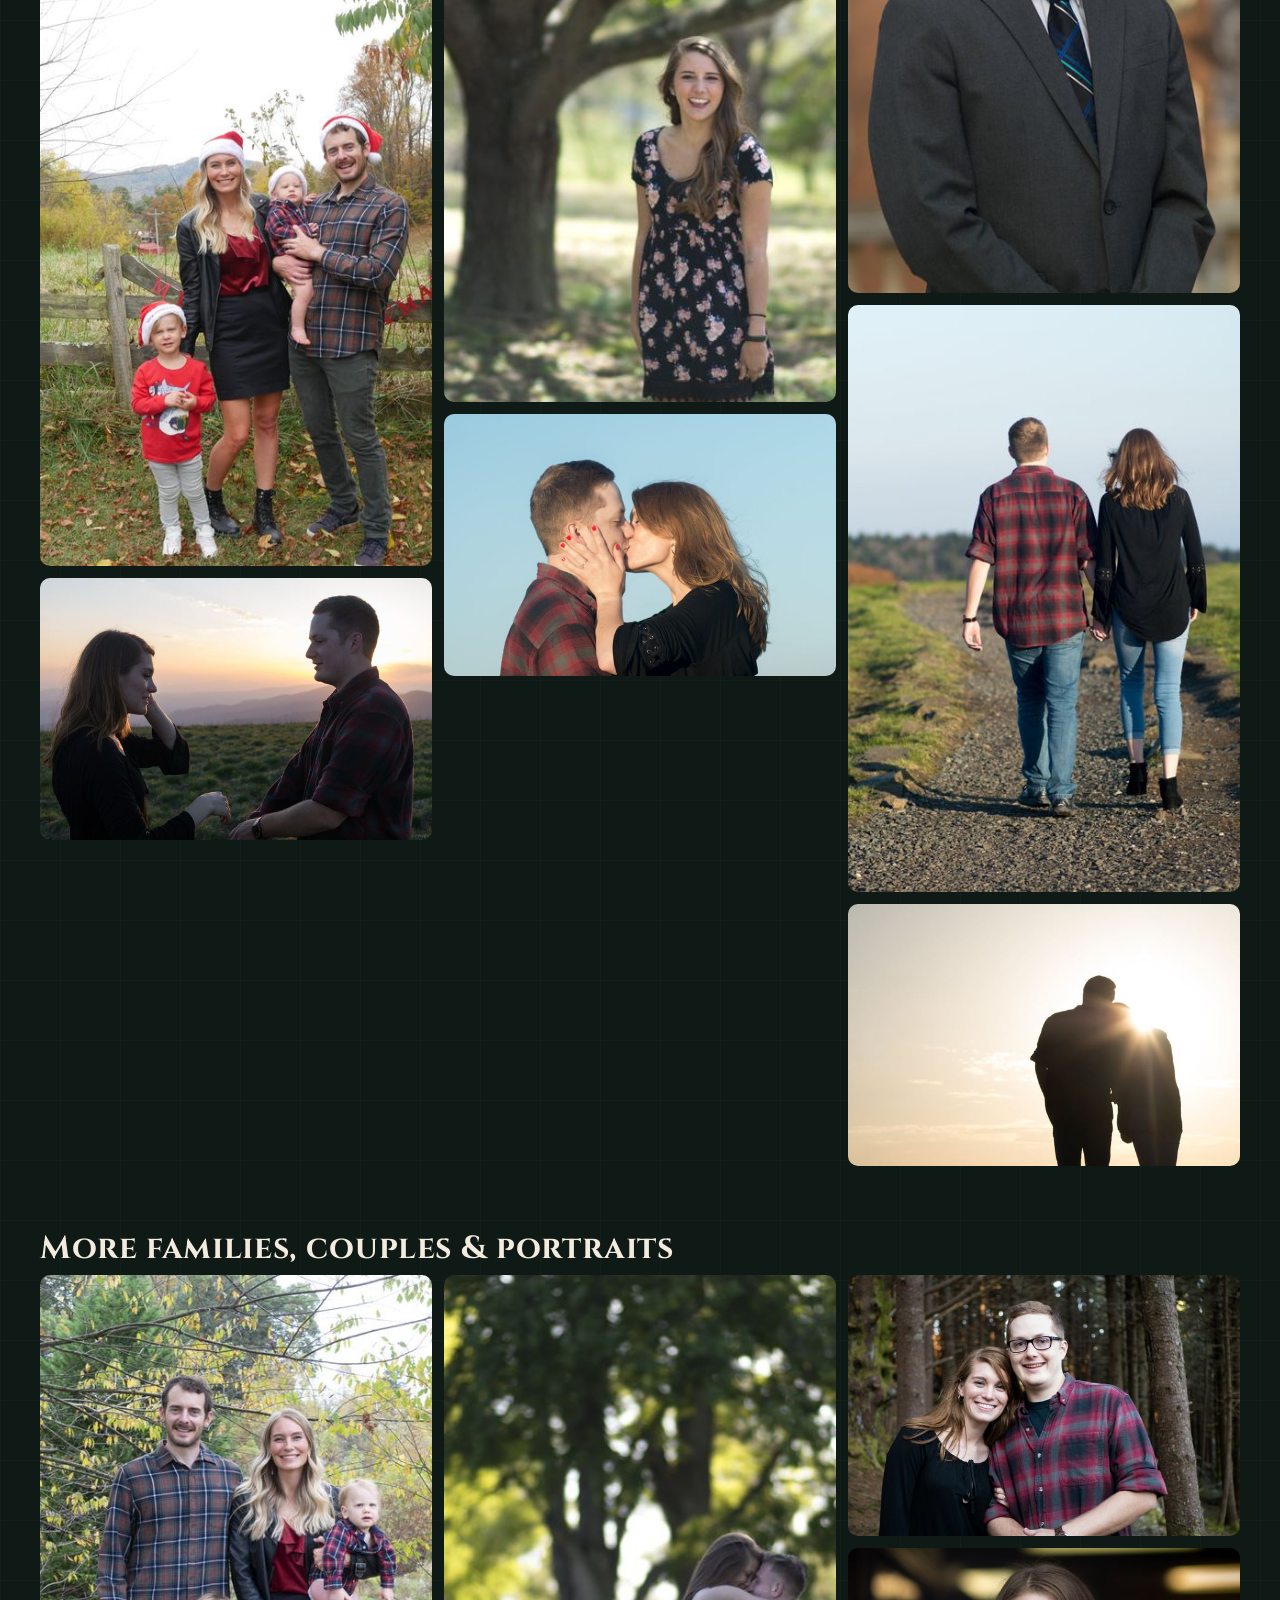
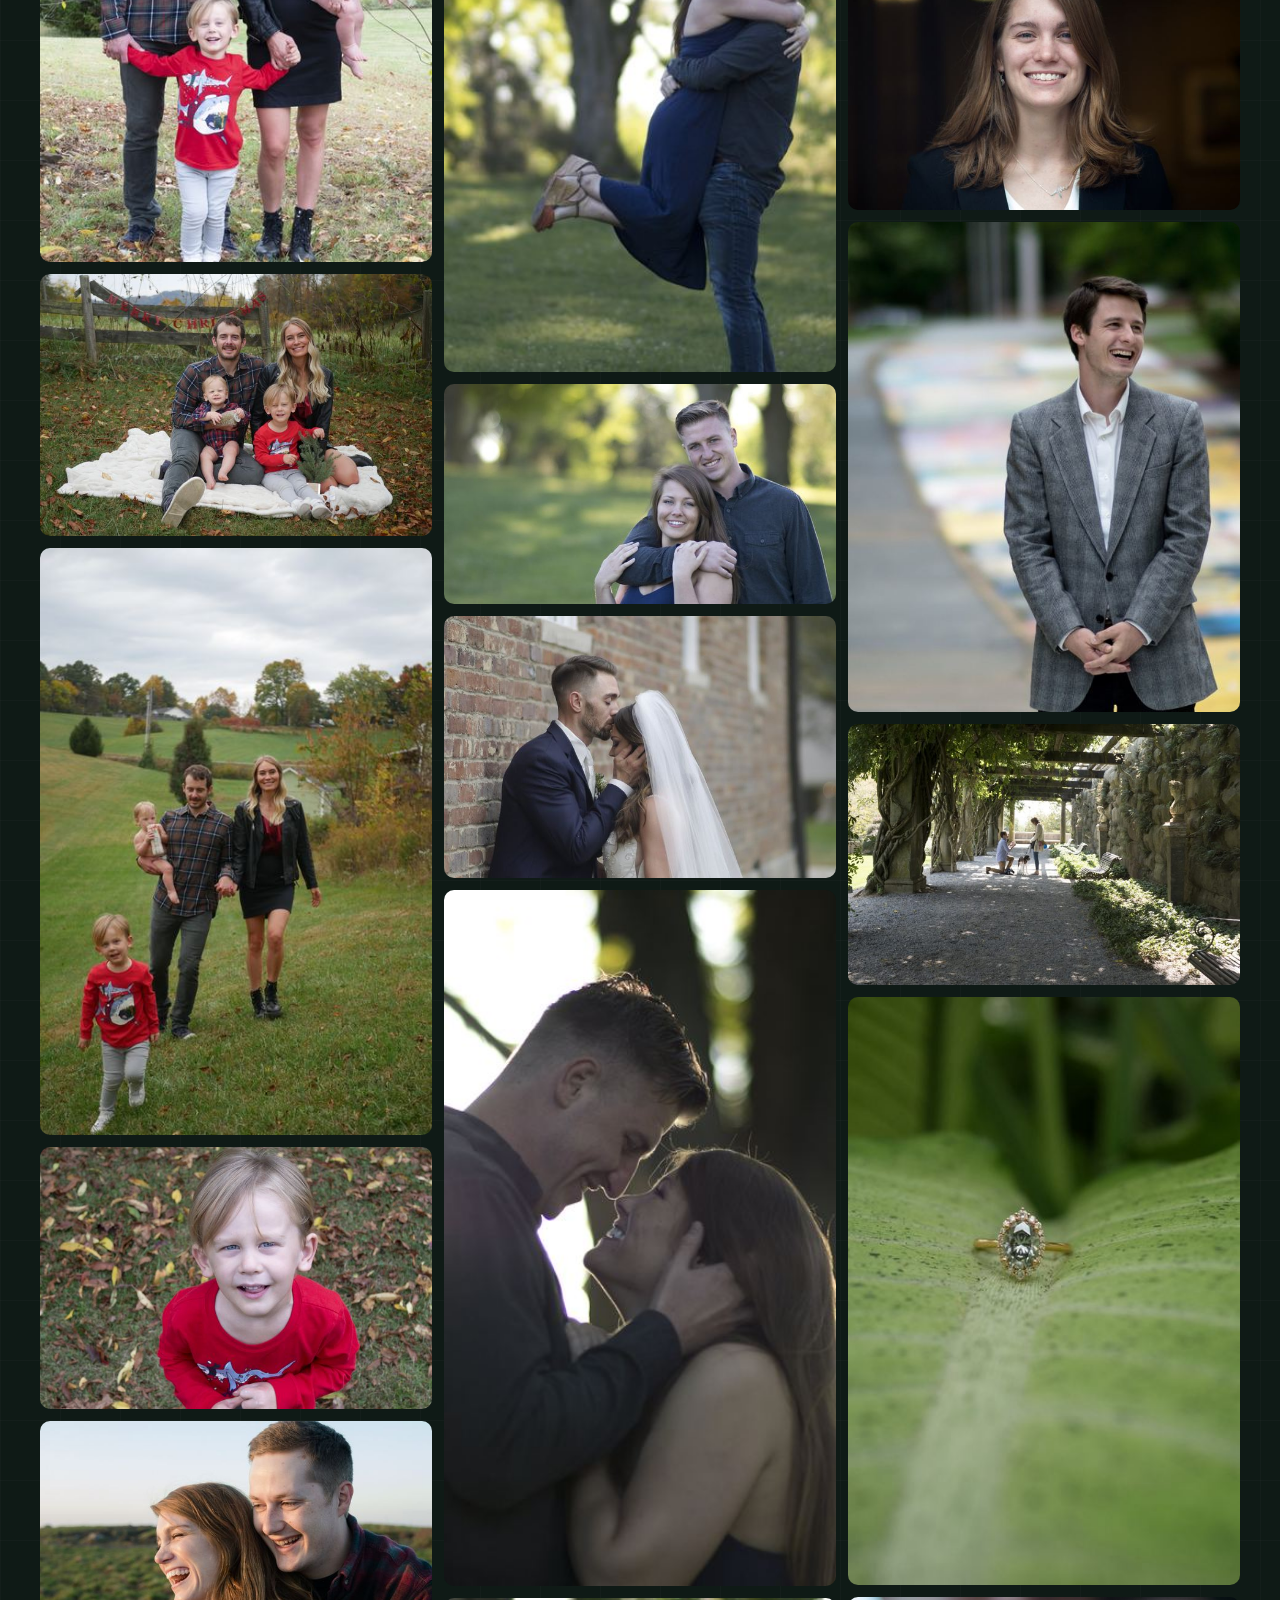
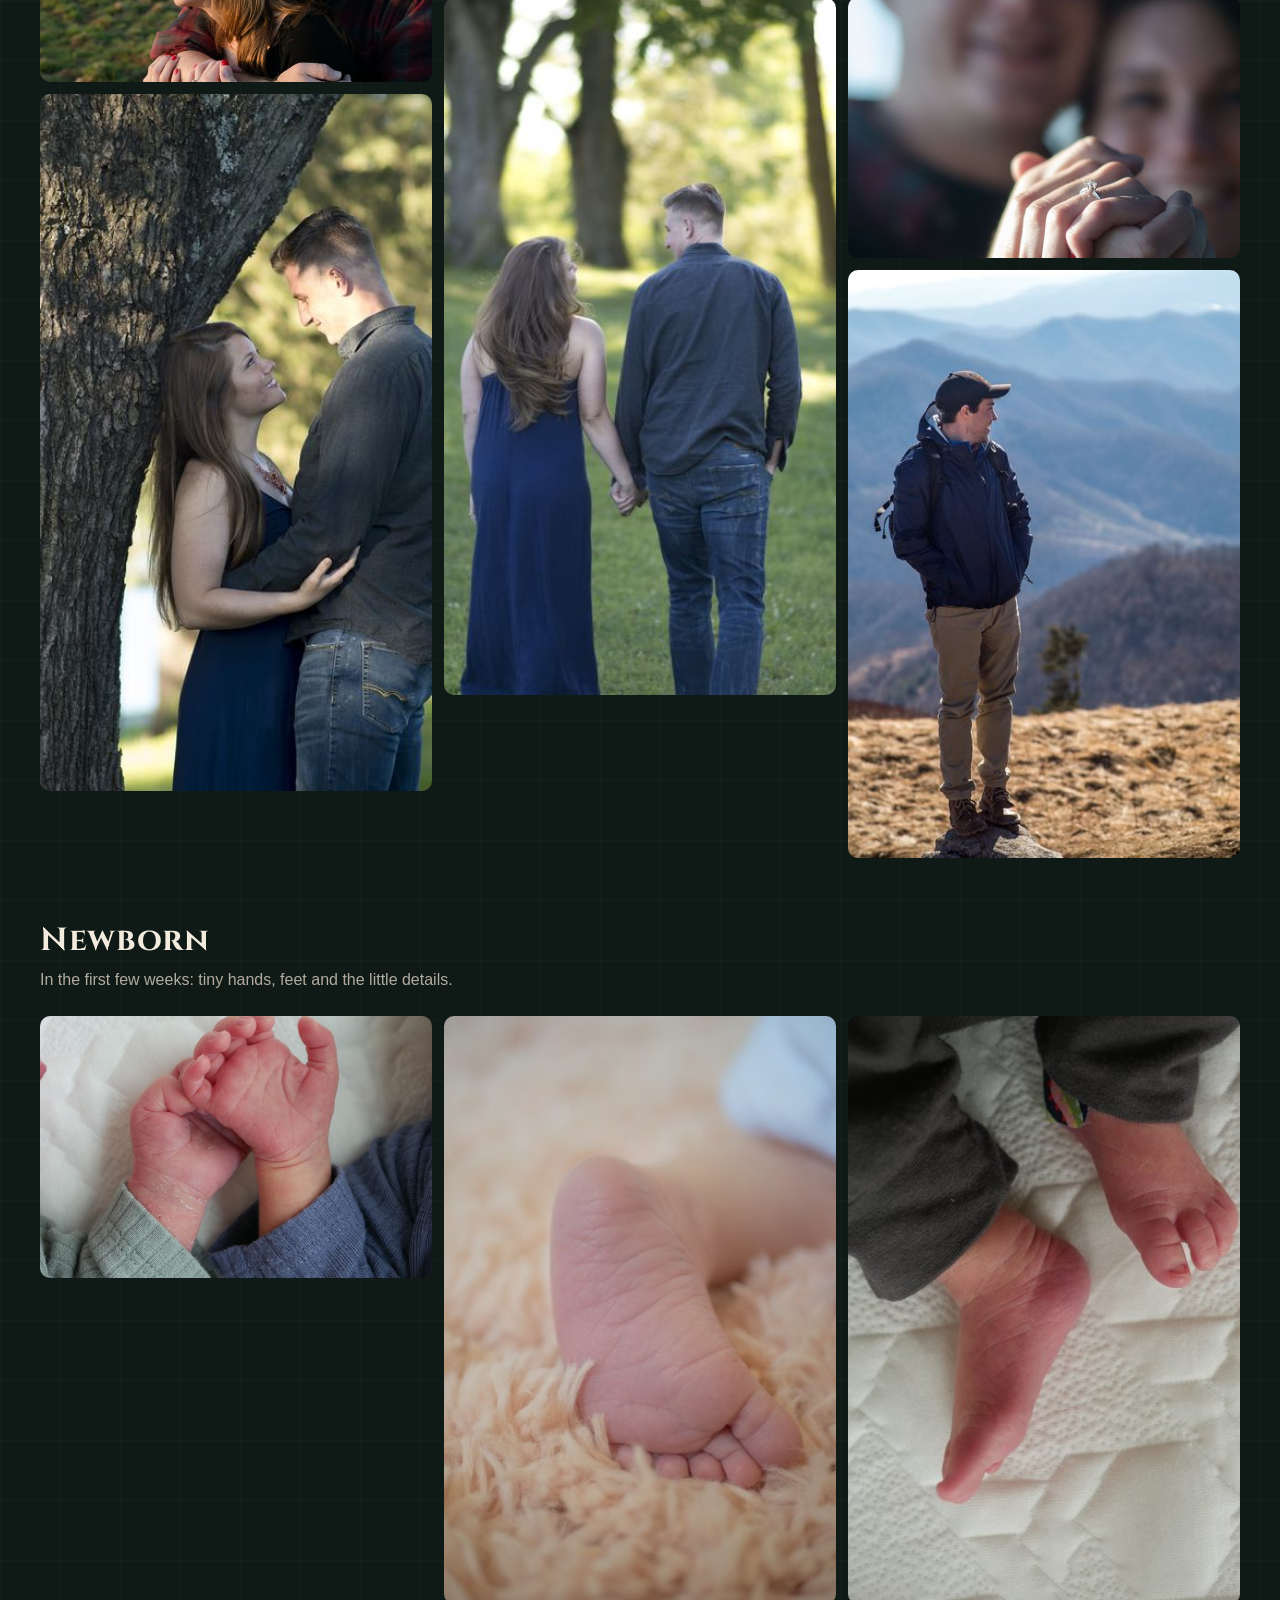
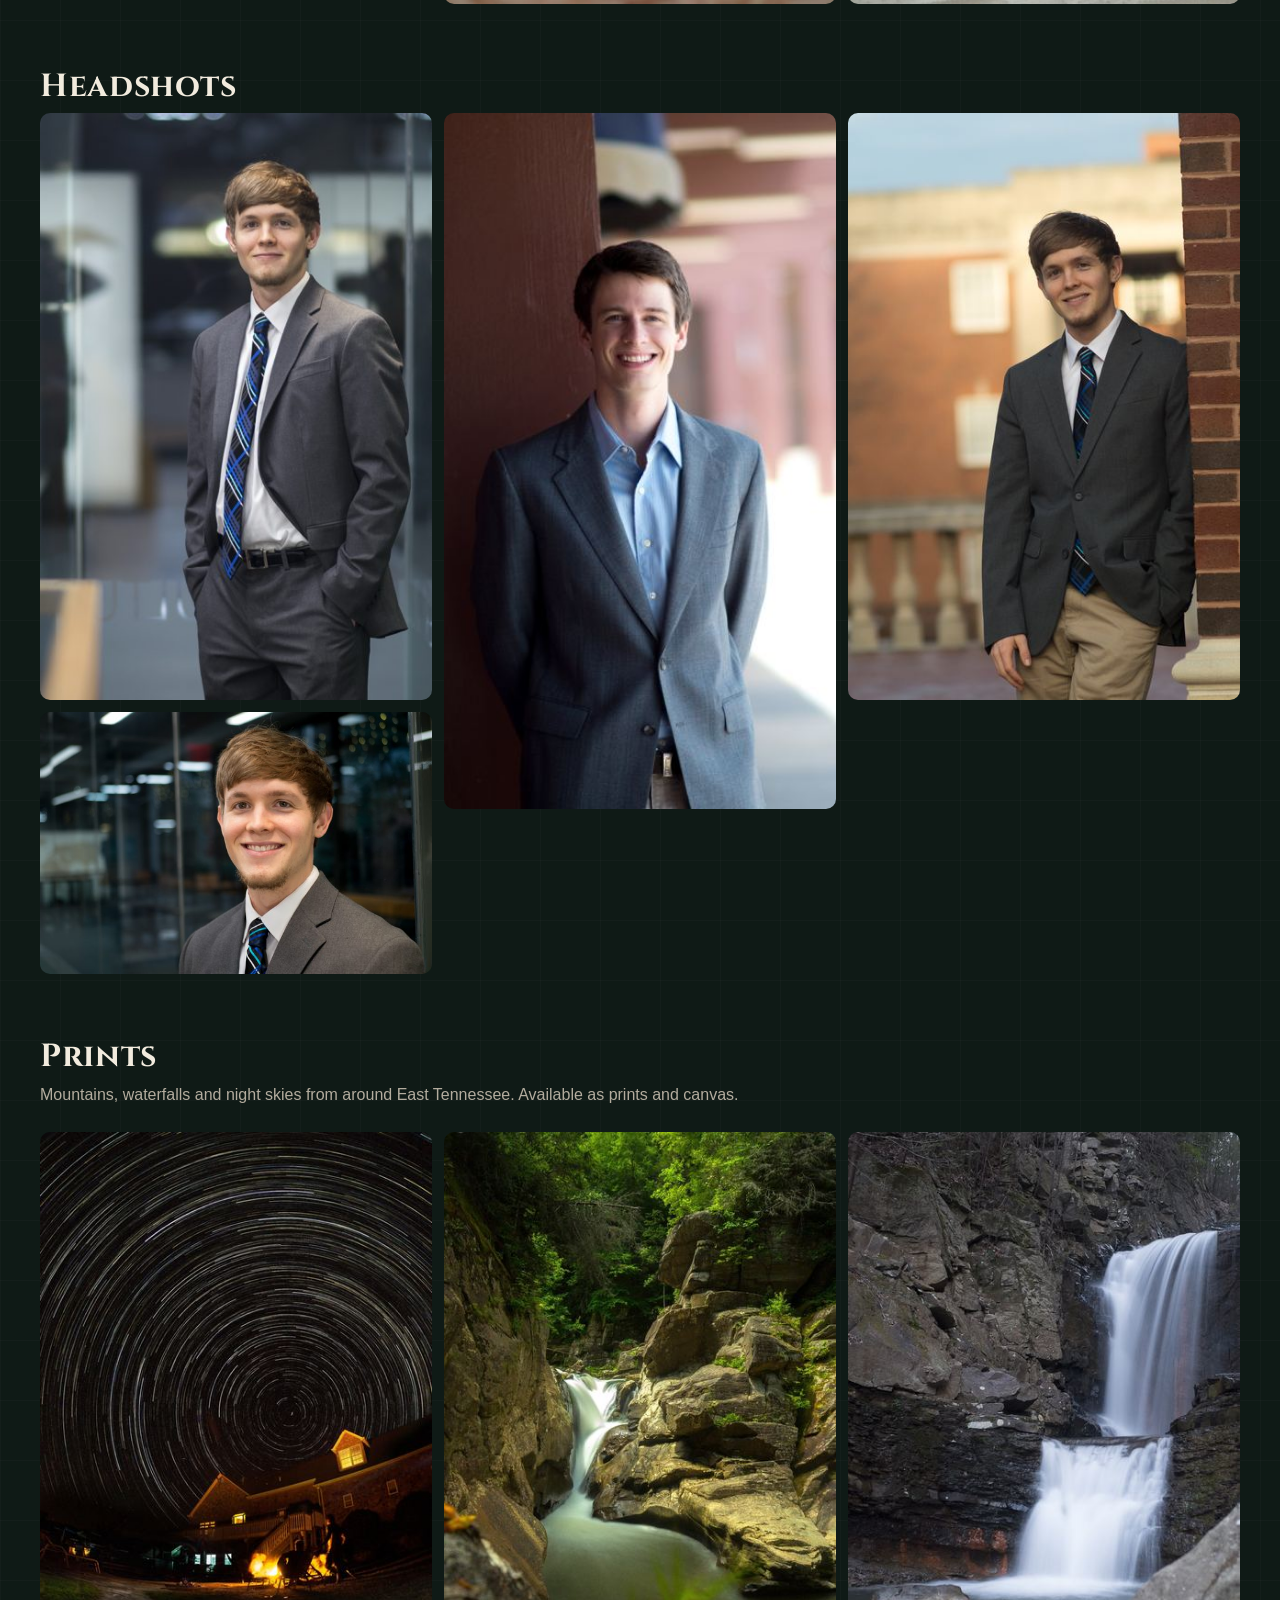
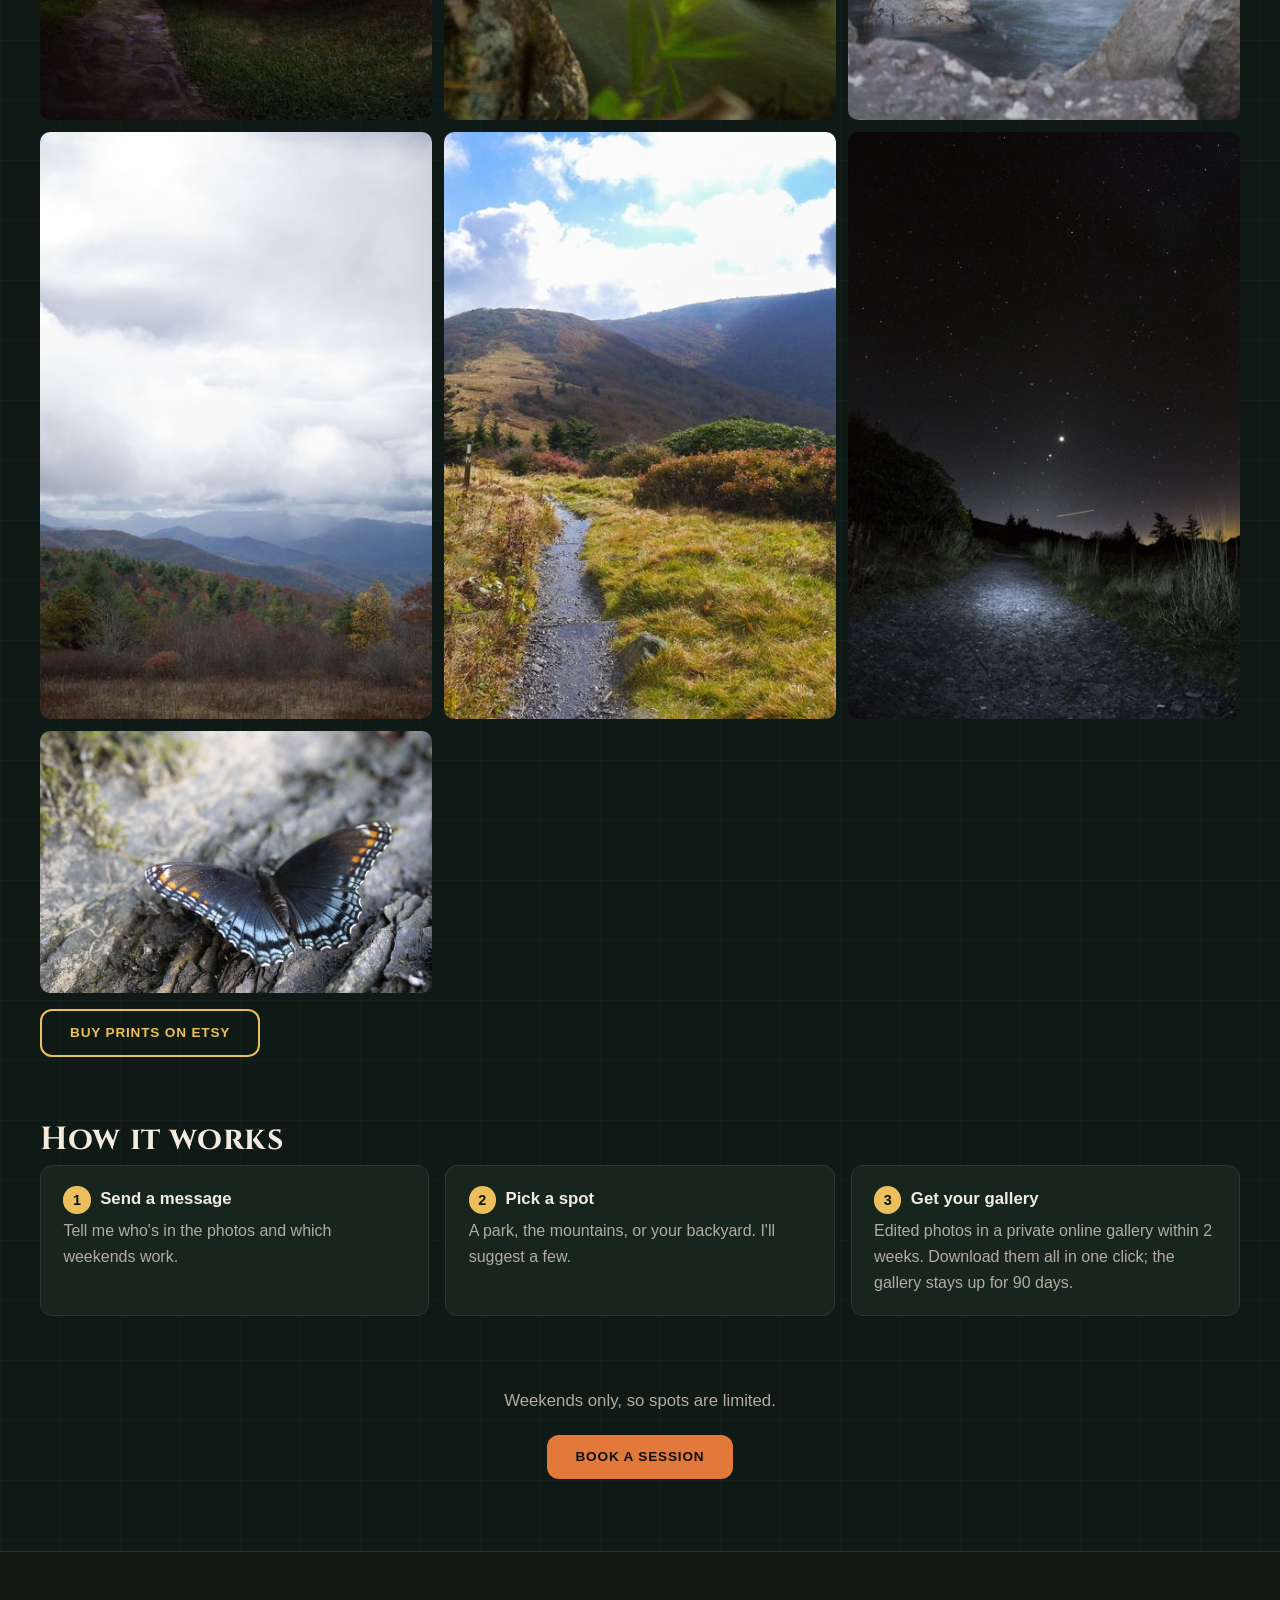
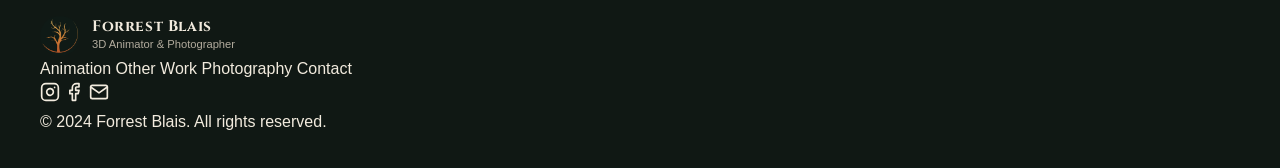
<file: photography.html>
<!DOCTYPE html>
<html lang="en">
<head>
  <!-- Google tag (gtag.js) -->
  <script async src="https://www.googletagmanager.com/gtag/js?id=G-YNRSVRN2W1"></script>
  <script>
    window.dataLayer = window.dataLayer || [];
    function gtag(){dataLayer.push(arguments);}
    gtag('js', new Date());
    gtag('config', 'G-YNRSVRN2W1');
  </script>
  <meta charset="UTF-8">
  <meta name="viewport" content="width=device-width, initial-scale=1.0">

  <title>Photography by Forrest Blais | Johnson City, TN</title>
  <meta name="description" content="Family, couples, engagement, portrait, senior and headshot photography by Forrest Blais in Johnson City and the Tri-Cities, TN.">
  <link rel="canonical" href="https://forrestblais.com/photography.html">

  <!-- Open Graph -->
  <meta property="og:type"        content="website">
  <meta property="og:url"         content="https://forrestblais.com/photography.html">
  <meta property="og:title"       content="Photography by Forrest Blais">
  <meta property="og:description" content="Couples, portraits, headshots and East Tennessee landscapes. Weekend sessions around Johnson City and the Tri-Cities.">

  <link rel="icon" type="image/png" href="images/favicon.png">
  <link rel="apple-touch-icon" href="images/apple-touch-icon.png">

  <link rel="stylesheet" href="styles.css">

  <style>
    .ph-hero{position:relative;min-height:min(78vh,720px);display:flex;align-items:flex-end;margin-top:-1px;background:#000 url(images/photography/landscapes/landscapes-08.jpg) center 50%/cover}
    .ph-hero:after{content:"";position:absolute;inset:0;background:linear-gradient(90deg,rgba(10,22,18,.85) 0%,rgba(10,22,18,.45) 45%,rgba(10,22,18,0) 70%),linear-gradient(180deg,rgba(10,22,18,0) 55%,var(--bg) 100%)}
    .ph-hero h1,.ph-hero p{text-shadow:0 2px 12px rgba(0,0,0,.6)}
    .ph-hero .container{position:relative;z-index:1;padding-bottom:3rem;padding-top:7rem}
    .ph-hero h1{font-size:clamp(2.2rem,6vw,3.6rem);font-weight:800;line-height:1.1;margin-bottom:.6rem}
    .ph-hero p{font-size:1.15rem;color:hsl(210,30%,88%);margin-bottom:1.5rem;max-width:560px}
    .ph-btns{display:flex;flex-wrap:wrap;gap:.75rem}
    .ph-sec{padding:3rem 0 1rem}
    .ph-sec h2{font-size:clamp(1.5rem,3vw,2rem);margin-bottom:.4rem}
    .ph-sub{color:var(--muted-fg);margin-bottom:1.5rem}
    .ph-cards{display:grid;grid-template-columns:repeat(auto-fit,minmax(230px,1fr));gap:1rem}
    .ph-card{display:flex;flex-direction:column;background:var(--card);border:1px solid var(--border);border-radius:var(--radius);padding:1.4rem;color:inherit;text-decoration:none;transition:border-color .2s,background .2s,transform .2s}
    .ph-card:hover,.ph-card:focus-visible{border-color:var(--primary);background:var(--card-hover);transform:translateY(-2px)}
    .ph-book{margin-top:auto;padding-top:1rem;font-weight:600;color:var(--primary)}
    .ph-card h3{font-size:1.15rem;margin-bottom:.25rem}
    .ph-price{font-family:"Cinzel",Georgia,serif;font-size:2rem;font-weight:700;color:var(--primary);margin:.35rem 0}
    .ph-card ul{list-style:none;padding:0;margin:0;color:var(--muted-fg);line-height:1.8}
    .ph-note{color:var(--muted-fg);font-size:.95rem;margin-top:1rem}
    .gal-grid{columns:3 280px;column-gap:12px}
    .gal-grid a{display:block;margin:0 0 12px;break-inside:avoid;border-radius:10px;overflow:hidden;background:var(--card)}
    .gal-grid img{display:block;width:100%;height:auto;transition:transform .4s ease}
    .gal-grid a:hover img{transform:scale(1.03)}
    .ph-steps{display:grid;grid-template-columns:repeat(auto-fit,minmax(220px,1fr));gap:1rem;counter-reset:s}
    .ph-step{background:var(--card);border-radius:var(--radius);padding:1.25rem 1.4rem;border:1px solid var(--border)}
    .ph-step b{display:block;font-size:1.05rem;margin-bottom:.3rem}
    .ph-step b:before{counter-increment:s;content:counter(s);display:inline-grid;place-items:center;width:1.7rem;height:1.7rem;border-radius:50%;background:var(--accent);color:var(--primary-dk);font-weight:800;margin-right:.6rem;font-size:.9rem}
    .ph-step span{color:var(--muted-fg)}
    .ph-cta{text-align:center;padding:3.5rem 1.5rem 4.5rem}
    .ph-cta p{color:var(--muted-fg);margin-bottom:1.25rem;font-size:1.05rem}
    .lb{position:fixed;inset:0;background:rgba(5,8,15,.94);display:none;align-items:center;justify-content:center;z-index:1000}
    .lb.open{display:flex}
    .lb img{max-width:92vw;max-height:88vh;border-radius:6px}
    .lb button{position:absolute;color:#fff;font-size:2.4rem;line-height:1;padding:.5rem 1rem;opacity:.8}
    .lb .x{top:1rem;right:1rem}.lb .prev{left:.5rem;top:50%;transform:translateY(-50%)}.lb .next{right:.5rem;top:50%;transform:translateY(-50%)}
    @media (max-width:640px){.ph-hero{display:block;min-height:0;padding-top:62vw;background-position:center 30%;background-size:auto 70vw;background-repeat:no-repeat;background-color:var(--bg)}.ph-hero:after{background:linear-gradient(180deg,rgba(10,22,18,0) 35vw,var(--bg) 62vw)}.ph-hero .container{padding-top:0;padding-bottom:1rem}.gal-grid{columns:2;column-gap:8px}.gal-grid a{margin-bottom:8px}.lb .prev,.lb .next{display:none}}
  </style>
</head>
<body>

  <!-- HEADER -->
  <header class="site-header" role="banner">
    <div class="container header-inner">
      <a href="index.html" class="site-logo" aria-label="Forrest Blais home">
        <div class="logo-mark" aria-hidden="true">FB</div>
        <div class="logo-text">
          <div class="name">Forrest Blais</div>
          <div class="role">Photographer</div>
        </div>
      </a>

      <nav class="site-nav" aria-label="Primary navigation">
        <a href="index.html">Animation</a>
        <a href="other-work.html">Other Work</a>
        <a href="photography.html" class="nav-photo active">📷 Photography</a>
        <a href="contact.html">Contact</a>
      </nav>

      <button class="menu-toggle" aria-label="Open menu">
        <span></span><span></span><span></span>
      </button>
    </div>
  </header>

  <!-- Mobile menu -->
  <div class="mobile-menu" role="dialog" aria-modal="true" aria-label="Navigation menu">
    <button class="menu-close" aria-label="Close menu">&times;</button>
    <a href="index.html">Animation</a>
    <a href="other-work.html">Other Work</a>
    <a href="photography.html" class="nav-photo">📷 Photography</a>
    <a href="contact.html">Contact</a>
  </div>

  <!-- MAIN -->
  <main id="main-content">
    <section class="ph-hero" aria-label="Photography">
      <div class="container">
        <h1>Photography</h1>
        <p>Families, couples, seniors and headshots. Weekend sessions around Johnson City and the Tri-Cities, a few spots a month.</p>
        <div class="ph-btns">
          <a href="contact.html" class="btn btn-primary">Book a session</a>
          <a href="#sessions" class="btn btn-outline">Sessions &amp; pricing</a>
        </div>
      </div>
    </section>

    <section class="ph-sec container" id="sessions">
      <h2>Sessions</h2>
      <p class="ph-sub">Outdoors, relaxed, usually around sunset. Weekends only.</p>
      <div class="ph-cards">
        <a class="ph-card" href="contact.html?book=family#contact-form"><h3>Family, couples &amp; seniors</h3><div class="ph-price">$175</div><ul><li>1 hour, 1 location</li><li>40+ edited photos</li><li>Online gallery in 2 weeks</li></ul><span class="ph-book">Book this session &rarr;</span></a>
        <a class="ph-card" href="contact.html?book=mini#contact-form"><h3>Mini session</h3><div class="ph-price">$100</div><ul><li>30 minutes</li><li>20 edited photos</li><li>Great for little kids</li></ul><span class="ph-book">Book this session &rarr;</span></a>
        <a class="ph-card" href="contact.html?book=headshots#contact-form"><h3>Headshots</h3><div class="ph-price">$85</div><ul><li>30 minutes</li><li>10 edited photos</li><li>A few different looks</li></ul><span class="ph-book">Book this session &rarr;</span></a>
      </div>
      <p class="ph-note">Mini days ($75, 15 minutes) are announced on <a href="https://www.instagram.com/forrestblaisphotography" target="_blank" rel="noopener">Instagram</a>. Every session includes print rights.</p>
    </section>

    <section class="ph-sec container" id="work">
      <h2>Highlights</h2>
      <p class="ph-sub">Tap any photo to see it larger.</p>
      <div class="gal-grid">
          <a href="images/photography/families/ohlin-01.jpg" data-lb><img src="images/photography/families/ohlin-01-sm.jpg" width="1600" height="1067" loading="lazy" alt="Family session in the mountains"></a>
          <a href="images/photography/families/ohlin-04.jpg" data-lb><img src="images/photography/families/ohlin-04-sm.jpg" width="1068" height="1600" loading="lazy" alt="Family session in the mountains"></a>
          <a href="images/photography/couples/couples-01.jpg" data-lb><img src="images/photography/couples/couples-01-sm.jpg" width="1600" height="1066" loading="lazy" alt="Couples session in East Tennessee"></a>
          <a href="images/photography/portraits/portraits-01.jpg" data-lb><img src="images/photography/portraits/portraits-01-sm.jpg" width="900" height="1600" loading="lazy" alt="Senior portrait"></a>
          <a href="images/photography/couples/couples-03.jpg" data-lb><img src="images/photography/couples/couples-03-sm.jpg" width="1600" height="1066" loading="lazy" alt="Couples session in East Tennessee"></a>
          <a href="images/photography/headshots/headshots-01.jpg" data-lb><img src="images/photography/headshots/headshots-01-sm.jpg" width="1066" height="1600" loading="lazy" alt="Headshot"></a>
          <a href="images/photography/couples/couples-05.jpg" data-lb><img src="images/photography/couples/couples-05-sm.jpg" width="1066" height="1600" loading="lazy" alt="Couples session in East Tennessee"></a>
          <a href="images/photography/couples/couples-07.jpg" data-lb><img src="images/photography/couples/couples-07-sm.jpg" width="1600" height="1066" loading="lazy" alt="Couples session in East Tennessee"></a>
      </div>
    </section>

    <section class="ph-sec container" id="people">
      <h2>More families, couples &amp; portraits</h2>
      <div class="gal-grid">
          <a href="images/photography/families/ohlin-02.jpg" data-lb><img src="images/photography/families/ohlin-02-sm.jpg" width="1068" height="1600" loading="lazy" alt="Family session in the mountains"></a>
          <a href="images/photography/families/ohlin-03.jpg" data-lb><img src="images/photography/families/ohlin-03-sm.jpg" width="1600" height="1068" loading="lazy" alt="Family session in the mountains"></a>
          <a href="images/photography/families/ohlin-05.jpg" data-lb><img src="images/photography/families/ohlin-05-sm.jpg" width="1068" height="1600" loading="lazy" alt="Family session in the mountains"></a>
          <a href="images/photography/families/ohlin-06.jpg" data-lb><img src="images/photography/families/ohlin-06-sm.jpg" width="1600" height="1068" loading="lazy" alt="Family session in the mountains"></a>
          <a href="images/photography/couples/couples-02.jpg" data-lb><img src="images/photography/couples/couples-02-sm.jpg" width="1600" height="1066" loading="lazy" alt="Couples session in East Tennessee"></a>
          <a href="images/photography/couples/couples-04.jpg" data-lb><img src="images/photography/couples/couples-04-sm.jpg" width="900" height="1600" loading="lazy" alt="Couples session in East Tennessee"></a>
          <a href="images/photography/couples/couples-06.jpg" data-lb><img src="images/photography/couples/couples-06-sm.jpg" width="900" height="1600" loading="lazy" alt="Couples session in East Tennessee"></a>
          <a href="images/photography/couples/couples-08.jpg" data-lb><img src="images/photography/couples/couples-08-sm.jpg" width="1600" height="900" loading="lazy" alt="Couples session in East Tennessee"></a>
          <a href="images/photography/couples/couples-09.jpg" data-lb><img src="images/photography/couples/couples-09-sm.jpg" width="1024" height="683" loading="lazy" alt="Couples session in East Tennessee"></a>
          <a href="images/photography/couples/couples-10.jpg" data-lb><img src="images/photography/couples/couples-10-sm.jpg" width="900" height="1600" loading="lazy" alt="Couples session in East Tennessee"></a>
          <a href="images/photography/couples/couples-11.jpg" data-lb><img src="images/photography/couples/couples-11-sm.jpg" width="900" height="1600" loading="lazy" alt="Couples session in East Tennessee"></a>
          <a href="images/photography/couples/couples-12.jpg" data-lb><img src="images/photography/couples/couples-12-sm.jpg" width="1600" height="1066" loading="lazy" alt="Couples session in East Tennessee"></a>
          <a href="images/photography/portraits/portraits-02.jpg" data-lb><img src="images/photography/portraits/portraits-02-sm.jpg" width="1600" height="1066" loading="lazy" alt="Portrait session"></a>
          <a href="images/photography/portraits/portraits-03.jpg" data-lb><img src="images/photography/portraits/portraits-03-sm.jpg" width="1280" height="1600" loading="lazy" alt="Portrait session"></a>
          <a href="images/photography/couples/proposal-01.jpg" data-lb><img src="images/photography/couples/proposal-01-sm.jpg" width="1600" height="1068" loading="lazy" alt="Surprise proposal under a vine-covered pergola"></a>
          <a href="images/photography/details/details-02.jpg" data-lb><img src="images/photography/details/details-02-sm.jpg" width="1068" height="1600" loading="lazy" alt="Engagement ring on a leaf"></a>
          <a href="images/photography/details/details-01.jpg" data-lb><img src="images/photography/details/details-01-sm.jpg" width="1600" height="1066" loading="lazy" alt="Engagement ring detail"></a>
          <a href="images/photography/landscapes/landscapes-02.jpg" data-lb><img src="images/photography/landscapes/landscapes-02-sm.jpg" width="1066" height="1600" loading="lazy" alt="Portrait of a hiker on a rock at Carver's Gap"></a>
      </div>
    </section>

    <section class="ph-sec container" id="newborn">
      <h2>Newborn</h2>
      <p class="ph-sub">In the first few weeks: tiny hands, feet and the little details.</p>
      <div class="gal-grid">
          <a href="images/photography/newborn/newborn-04.jpg" data-lb><img src="images/photography/newborn/newborn-04-sm.jpg" width="1600" height="1068" loading="lazy" alt="Newborn hands"></a>
          <a href="images/photography/newborn/newborn-08.jpg" data-lb><img src="images/photography/newborn/newborn-08-sm.jpg" width="1068" height="1600" loading="lazy" alt="Newborn foot on a soft blanket"></a>
          <a href="images/photography/newborn/newborn-06.jpg" data-lb><img src="images/photography/newborn/newborn-06-sm.jpg" width="1068" height="1600" loading="lazy" alt="Newborn feet"></a>
      </div>
    </section>

    <section class="ph-sec container" id="headshots">
      <h2>Headshots</h2>
      <div class="gal-grid">
          <a href="images/photography/headshots/headshots-05.jpg" data-lb><img src="images/photography/headshots/headshots-05-sm.jpg" width="1066" height="1600" loading="lazy" alt="Business portrait in a suit"></a>
          <a href="images/photography/headshots/headshots-08.jpg" data-lb><img src="images/photography/headshots/headshots-08-sm.jpg" width="1600" height="1067" loading="lazy" alt="Headshot in a suit, smiling"></a>
          <a href="images/photography/headshots/headshots-03.jpg" data-lb><img src="images/photography/headshots/headshots-03-sm.jpg" width="900" height="1600" loading="lazy" alt="Headshot"></a>
          <a href="images/photography/headshots/headshots-04.jpg" data-lb><img src="images/photography/headshots/headshots-04-sm.jpg" width="1066" height="1600" loading="lazy" alt="Headshot"></a>
      </div>
    </section>

    <section class="ph-sec container" id="prints">
      <h2>Prints</h2>
      <p class="ph-sub">Mountains, waterfalls and night skies from around East Tennessee. Available as prints and canvas.</p>
      <div class="gal-grid">
          <a href="images/photography/landscapes/landscapes-01.jpg" data-lb><img src="images/photography/landscapes/landscapes-01-sm.jpg" width="1066" height="1600" loading="lazy" alt="East Tennessee landscape print"></a>
          <a href="images/photography/landscapes/landscapes-03.jpg" data-lb><img src="images/photography/landscapes/landscapes-03-sm.jpg" width="1068" height="1600" loading="lazy" alt="East Tennessee landscape print"></a>
          <a href="images/photography/landscapes/landscapes-10.jpg" data-lb><img src="images/photography/landscapes/landscapes-10-sm.jpg" width="1600" height="1068" loading="lazy" alt="Red-spotted purple butterfly on bark"></a>
          <a href="images/photography/landscapes/landscapes-05.jpg" data-lb><img src="images/photography/landscapes/landscapes-05-sm.jpg" width="1066" height="1600" loading="lazy" alt="East Tennessee landscape print"></a>
          <a href="images/photography/landscapes/landscapes-06.jpg" data-lb><img src="images/photography/landscapes/landscapes-06-sm.jpg" width="1067" height="1600" loading="lazy" alt="East Tennessee landscape print"></a>
          <a href="images/photography/landscapes/landscapes-07.jpg" data-lb><img src="images/photography/landscapes/landscapes-07-sm.jpg" width="890" height="1334" loading="lazy" alt="East Tennessee landscape print"></a>
          <a href="images/photography/landscapes/landscapes-11.jpg" data-lb><img src="images/photography/landscapes/landscapes-11-sm.jpg" width="1067" height="1600" loading="lazy" alt="Starry sky over a mountain trail at night"></a>
      </div>
      <p style="margin-top:1rem"><a href="https://forrestblaisphotos.etsy.com" target="_blank" rel="noopener" class="btn btn-outline">Buy prints on Etsy</a></p>
    </section>

    <section class="ph-sec container" id="how">
      <h2>How it works</h2>
      <div class="ph-steps">
        <div class="ph-step"><b>Send a message</b><span>Tell me who's in the photos and which weekends work.</span></div>
        <div class="ph-step"><b>Pick a spot</b><span>A park, the mountains, or your backyard. I'll suggest a few.</span></div>
        <div class="ph-step"><b>Get your gallery</b><span>Edited photos in a private online gallery within 2 weeks. Download them all in one click; the gallery stays up for 90 days.</span></div>
      </div>
    </section>

    <section class="ph-cta">
      <p>Weekends only, so spots are limited.</p>
      <a href="contact.html" class="btn btn-primary">Book a session</a>
    </section>
    <div class="lb" role="dialog" aria-modal="true" aria-label="Photo viewer"><button class="x" aria-label="Close">&times;</button><button class="prev" aria-label="Previous">&#8249;</button><img alt=""><button class="next" aria-label="Next">&#8250;</button></div>
    <script>
    (function(){
      var lb=document.querySelector('.lb'), img=lb.querySelector('img'), list=[], i=0;
      function vis(){return Array.prototype.filter.call(document.querySelectorAll('[data-lb]'),function(a){return a.offsetParent!==null})}
      function show(n){i=(n+list.length)%list.length; img.src=list[i].href; img.alt=list[i].querySelector('img').alt}
      document.addEventListener('click',function(e){var a=e.target.closest('[data-lb]'); if(!a) return; e.preventDefault(); list=vis(); lb.classList.add('open'); show(list.indexOf(a));});
      lb.querySelector('.x').onclick=function(){lb.classList.remove('open')};
      lb.querySelector('.prev').onclick=function(e){e.stopPropagation();show(i-1)};
      lb.querySelector('.next').onclick=function(e){e.stopPropagation();show(i+1)};
      lb.addEventListener('click',function(e){if(e.target===lb) lb.classList.remove('open')});
      document.addEventListener('keydown',function(e){if(!lb.classList.contains('open'))return; if(e.key==='Escape')lb.classList.remove('open'); if(e.key==='ArrowLeft')show(i-1); if(e.key==='ArrowRight')show(i+1)});
      var x0=null; lb.addEventListener('touchstart',function(e){x0=e.touches[0].clientX},{passive:true});
      lb.addEventListener('touchend',function(e){if(x0===null)return; var dx=e.changedTouches[0].clientX-x0; if(Math.abs(dx)>40) show(i+(dx<0?1:-1)); x0=null});
    })();
    </script>
  </main>

  <!-- FOOTER -->
  <footer class="site-footer">
    <div class="container footer-inner">
      <div class="footer-brand">
        <a href="index.html" class="site-logo" aria-label="Forrest Blais home">
          <div class="logo-mark" aria-hidden="true">FB</div>
          <div class="logo-text">
            <div class="name">Forrest Blais</div>
            <div class="role">3D Animator &amp; Photographer</div>
          </div>
        </a>
      </div>
      <nav class="footer-nav" aria-label="Footer navigation">
        <a href="index.html">Animation</a>
        <a href="other-work.html">Other Work</a>
        <a href="photography.html">Photography</a>
        <a href="contact.html">Contact</a>
      </nav>
      <div class="footer-social">
        <a href="https://www.instagram.com/forrestblaisphotography" target="_blank" rel="noopener" aria-label="Instagram">
          <svg width="20" height="20" viewBox="0 0 24 24" fill="none" stroke="currentColor" stroke-width="2" stroke-linecap="round" stroke-linejoin="round"><rect x="2" y="2" width="20" height="20" rx="5" ry="5"/><path d="M16 11.37A4 4 0 1 1 12.63 8 4 4 0 0 1 16 11.37z"/><line x1="17.5" y1="6.5" x2="17.51" y2="6.5"/></svg>
        </a>
        <a href="https://www.facebook.com/ForrestBlaisPhotography" target="_blank" rel="noopener" aria-label="Facebook">
          <svg width="20" height="20" viewBox="0 0 24 24" fill="none" stroke="currentColor" stroke-width="2" stroke-linecap="round" stroke-linejoin="round"><path d="M18 2h-3a5 5 0 0 0-5 5v3H7v4h3v8h4v-8h3l1-4h-4V7a1 1 0 0 1 1-1h3z"/></svg>
        </a>
        <a href="mailto:blaisforrest@gmail.com" aria-label="Email">
          <svg width="20" height="20" viewBox="0 0 24 24" fill="none" stroke="currentColor" stroke-width="2" stroke-linecap="round" stroke-linejoin="round"><path d="M4 4h16c1.1 0 2 .9 2 2v12c0 1.1-.9 2-2 2H4c-1.1 0-2-.9-2-2V6c0-1.1.9-2 2-2z"/><polyline points="22,6 12,13 2,6"/></svg>
        </a>
      </div>
      <p class="footer-copy">&copy; 2024 Forrest Blais. All rights reserved.</p>
    </div>
  </footer>

  <script src="main.js"></script>
</body>
</html>
</file>
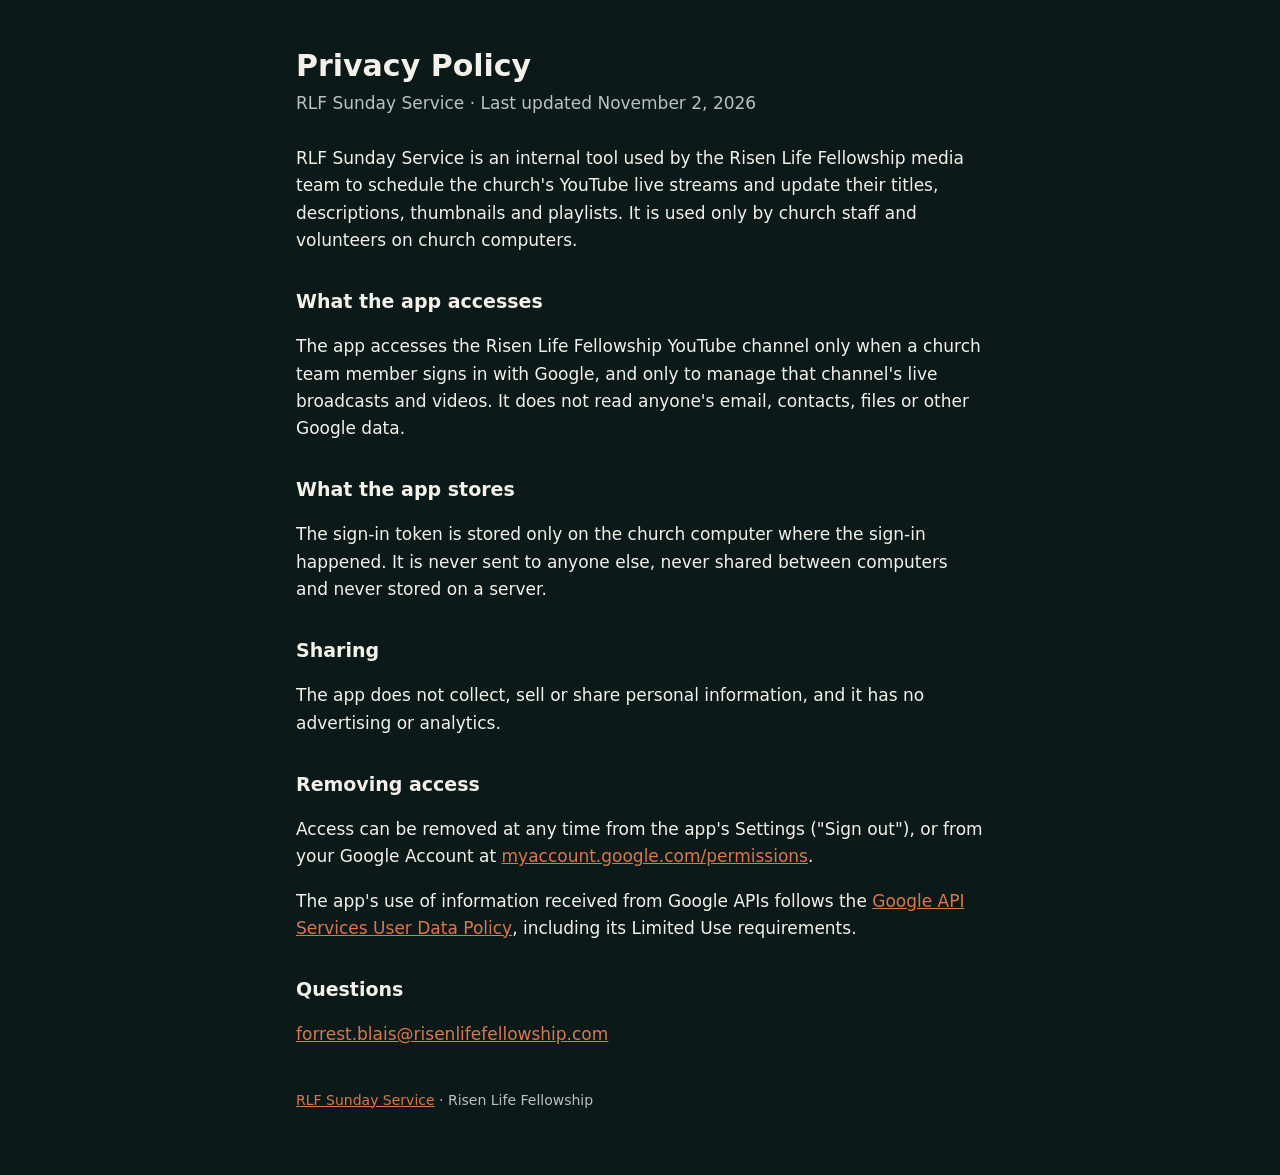
<file: rlf-sunday-service/privacy.html>
<!doctype html>
<html lang="en">
<head>
<meta charset="utf-8">
<meta name="viewport" content="width=device-width, initial-scale=1">
<title>Privacy Policy · RLF Sunday Service</title>
<meta name="description" content="Privacy policy for RLF Sunday Service, the Risen Life Fellowship media team's internal tool.">
<link rel="stylesheet" href="style.css">
</head>
<body>
<main>
  <h1>Privacy Policy</h1>
  <p class="sub">RLF Sunday Service · Last updated November 2, 2026</p>

  <p>RLF Sunday Service is an internal tool used by the Risen Life Fellowship media team to schedule the church's YouTube live streams and update their titles, descriptions, thumbnails and playlists. It is used only by church staff and volunteers on church computers.</p>

  <h2>What the app accesses</h2>
  <p>The app accesses the Risen Life Fellowship YouTube channel only when a church team member signs in with Google, and only to manage that channel's live broadcasts and videos. It does not read anyone's email, contacts, files or other Google data.</p>

  <h2>What the app stores</h2>
  <p>The sign-in token is stored only on the church computer where the sign-in happened. It is never sent to anyone else, never shared between computers and never stored on a server.</p>

  <h2>Sharing</h2>
  <p>The app does not collect, sell or share personal information, and it has no advertising or analytics.</p>

  <h2>Removing access</h2>
  <p>Access can be removed at any time from the app's Settings ("Sign out"), or from your Google Account at <a href="https://myaccount.google.com/permissions">myaccount.google.com/permissions</a>.</p>

  <p>The app's use of information received from Google APIs follows the <a href="https://developers.google.com/terms/api-services-user-data-policy">Google API Services User Data Policy</a>, including its Limited Use requirements.</p>

  <h2>Questions</h2>
  <p><a href="mailto:forrest.blais@risenlifefellowship.com">forrest.blais@risenlifefellowship.com</a></p>

  <footer><a href="./">RLF Sunday Service</a> · Risen Life Fellowship</footer>
</main>
</body>
</html>
</file>
<file: rlf-sunday-service/style.css>
:root{--bg:#0b1a18;--card:#12241f;--ink:#f3f1ea;--muted:#b9c2bd;--accent:#d9774f}
*{box-sizing:border-box}
body{margin:0;background:var(--bg);color:var(--ink);font:17px/1.6 system-ui,-apple-system,"Segoe UI",Roboto,sans-serif}
main{max-width:720px;margin:0 auto;padding:48px 16px 64px}
h1{font-size:30px;line-height:1.2;margin:0 0 6px}
h2{font-size:19px;margin:32px 0 8px}
.sub{color:var(--muted);margin:0 0 28px}
.card{background:var(--card);border-radius:12px;padding:20px 22px;margin:20px 0}
a{color:var(--accent)}
footer{color:var(--muted);font-size:14px;margin-top:40px}
ul{padding-left:22px}
</file>
<file: styles.css>
/* ============================================================
   Forrest Blais Portfolio — styles.css
   Campfire Forest: evergreen, ember orange, gold, mobile-first responsive
   ============================================================ */

/* ----- Cinzel (headings, logo text). OFL license in fonts/Cinzel-OFL.txt ----- */
@font-face { font-family: "Cinzel"; font-weight: 400; font-display: swap; src: url(fonts/cinzel-latin-400-normal.woff2) format("woff2"); }
@font-face { font-family: "Cinzel"; font-weight: 500; font-display: swap; src: url(fonts/cinzel-latin-500-normal.woff2) format("woff2"); }
@font-face { font-family: "Cinzel"; font-weight: 600; font-display: swap; src: url(fonts/cinzel-latin-600-normal.woff2) format("woff2"); }
@font-face { font-family: "Cinzel"; font-weight: 700; font-display: swap; src: url(fonts/cinzel-latin-700-normal.woff2) format("woff2"); }

/* ----- CSS Custom Properties ----- */
:root {
  --bg:          hsl(158, 27%, 8%);     /* #0F1A16 deep evergreen (Campfire Forest) */
  --card:        hsl(150, 22%, 12%);    /* #18261F */
  --card-hover:  hsl(150, 20%, 15%);
  --fg:          hsl(40, 45%, 91%);     /* #F2EBDD warm cream */
  --muted:       hsl(150, 18%, 15%);
  --muted-fg:    hsl(40, 12%, 66%);
  --border:      hsl(150, 16%, 19%);
  --primary:     hsl(22, 75%, 56%);     /* #E3793A ember orange */
  --primary-dk:  hsl(158, 27%, 6%);
  --accent:      hsl(42, 78%, 64%);     /* #EBBE5A gold */
  --accent-lt:   hsl(42, 85%, 72%);
  --accent-glow: hsla(42, 78%, 64%, 0.25);
  --radius:      0.75rem;
  --radius-full: 999px;
  --transition:  0.25s ease;
  --max-w:       1200px;
}

/* ----- Reset & Base ----- */
*, *::before, *::after { box-sizing: border-box; margin: 0; padding: 0; }

html { scroll-behavior: smooth; font-size: 16px; }

body {
  background-color: var(--bg);
  color: var(--fg);
  font-family: "Arial", system-ui, sans-serif;
  line-height: 1.6;
  min-height: 100vh;
  /* Subtle grid overlay */
  background-image:
    linear-gradient(rgba(255,255,255,0.018) 1px, transparent 1px),
    linear-gradient(90deg, rgba(255,255,255,0.018) 1px, transparent 1px);
  background-size: 60px 60px;
}

/* Ambient glow (right side) */
body::before {
  content: '';
  position: fixed;
  top: 0; right: 0;
  width: 55%; height: 100%;
  background: radial-gradient(ellipse at 80% 35%,
    hsla(42, 78%, 64%, 0.05) 0%,
    transparent 65%);
  pointer-events: none;
  z-index: 0;
}

img { max-width: 100%; height: auto; display: block; }
a { color: inherit; text-decoration: none; }
ul { list-style: none; }
button { cursor: pointer; border: none; background: none; font-family: inherit; color: inherit; }

/* ----- Typography ----- */
h1, h2, h3, h4 { line-height: 1.2; font-weight: 700; font-family: "Cinzel", Georgia, serif; letter-spacing: 0.02em; }

.section-label {
  font-size: 0.72rem;
  letter-spacing: 0.22em;
  text-transform: uppercase;
  color: var(--accent);
  margin-bottom: 0.5rem;
}
.section-title {
  font-size: clamp(1.8rem, 4vw, 3rem);
  margin-bottom: 0.75rem;
}
.section-divider {
  width: 3rem;
  height: 2px;
  background: var(--accent);
  margin-bottom: 2.5rem;
}

/* ----- Layout ----- */
.container {
  width: min(var(--max-w), 100% - 2rem);
  margin-inline: auto;
}
section { padding: 5rem 0; }

/* ----- Buttons ----- */
.btn {
  display: inline-flex;
  align-items: center;
  gap: 0.5rem;
  padding: 0.7rem 1.75rem;
  border-radius: var(--radius);
  font-size: 0.85rem;
  font-weight: 700;
  letter-spacing: 0.06em;
  text-transform: uppercase;
  transition: var(--transition);
  cursor: pointer;
}
.btn-primary {
  background: var(--primary);
  color: var(--primary-dk);
}
.btn-primary:hover { background: hsl(22, 80%, 66%); transform: translateY(-2px); }

.btn-outline {
  border: 2px solid var(--accent);
  color: var(--accent);
  background: transparent;
}
.btn-outline:hover { background: var(--accent); color: var(--primary-dk); transform: translateY(-2px); }

.btn-ghost {
  border: 1px solid var(--border);
  color: var(--muted-fg);
  background: transparent;
}
.btn-ghost:hover { border-color: var(--primary); color: var(--primary); }

.btn-lg {
  padding: 0.9rem 2.25rem;
  font-size: 0.95rem;
}

/* ============================================================
   HEADER / NAV
   ============================================================ */
.site-header {
  position: fixed;
  top: 0; left: 0; right: 0;
  z-index: 100;
  padding: 1rem 0;
  background: hsla(155, 25%, 10%, 0.88);
  backdrop-filter: blur(14px);
  -webkit-backdrop-filter: blur(14px);
  border-bottom: 1px solid var(--border);
  transition: box-shadow var(--transition);
}
.header-inner {
  display: flex;
  align-items: center;
  justify-content: space-between;
  gap: 1rem;
}
.site-logo {
  display: flex;
  align-items: center;
  gap: 0.75rem;
  flex-shrink: 0;
}
.logo-mark {
  background: #0F1A16 url(images/logo-tree.png) center/cover no-repeat !important;
  color: transparent !important;
  text-indent: -999px;
  overflow: hidden;
  width: 40px; height: 40px;
  border-radius: 50%;
  background: var(--accent);
  display: flex; align-items: center; justify-content: center;
  font-size: 0.85rem; font-weight: 700;
  color: var(--primary-dk);
  flex-shrink: 0;
  letter-spacing: 0.05em;
}
.logo-text .name { font-family: "Cinzel", Georgia, serif; font-size: 0.95rem; font-weight: 700; line-height: 1.2; letter-spacing: 0.04em; }
.logo-text .role { font-size: 0.7rem; color: var(--muted-fg); }

/* Desktop Nav */
.site-nav {
  display: none;
  gap: 2rem;
  align-items: center;
}
@media (min-width: 768px) { .site-nav { display: flex; } }

.site-nav a {
  font-size: 0.8rem;
  font-weight: 700;
  letter-spacing: 0.06em;
  text-transform: uppercase;
  color: var(--muted-fg);
  transition: color var(--transition);
  position: relative;
}
.site-nav a::after {
  content: '';
  position: absolute;
  bottom: -4px; left: 0; right: 0;
  height: 2px;
  background: var(--accent);
  transform: scaleX(0);
  transition: transform var(--transition);
}
.site-nav a:hover, .site-nav a.active { color: var(--fg); }
.site-nav a:hover::after, .site-nav a.active::after { transform: scaleX(1); }

/* Photography nav link — stands out */
.site-nav a.nav-photo {
  color: var(--primary);
  border: 1px solid currentColor;
  padding: 0.35rem 0.85rem;
  border-radius: var(--radius);
}
.site-nav a.nav-photo::after { display: none; }
.site-nav a.nav-photo:hover {
  background: var(--primary);
  color: var(--primary-dk);
  border-color: var(--primary);
}

/* Mobile hamburger */
.menu-toggle {
  display: flex;
  flex-direction: column;
  gap: 5px;
  padding: 0.5rem;
  cursor: pointer;
}
@media (min-width: 768px) { .menu-toggle { display: none; } }
.menu-toggle span {
  display: block;
  width: 22px; height: 2px;
  background: var(--fg);
  transition: var(--transition);
  border-radius: 1px;
}

/* Mobile menu overlay */
.mobile-menu {
  display: none;
  position: fixed; inset: 0; z-index: 200;
  background: hsla(155, 25%, 7%, 0.97);
  backdrop-filter: blur(12px);
  flex-direction: column;
  align-items: center;
  justify-content: center;
  gap: 1.75rem;
}
.mobile-menu.open { display: flex; }
.mobile-menu a {
  font-size: 1.6rem;
  font-weight: 700;
  color: var(--fg);
  letter-spacing: 0.1em;
  text-transform: uppercase;
  transition: color var(--transition);
}
.mobile-menu a:hover { color: var(--accent); }
.mobile-menu a.nav-photo { color: var(--primary); }
.menu-close {
  position: absolute;
  top: 1.5rem; right: 1.5rem;
  font-size: 2rem; line-height: 1;
  color: var(--muted-fg);
}
.menu-close:hover { color: var(--fg); }

/* ============================================================
   HERO SECTION
   ============================================================ */
#hero {
  display: flex;
  align-items: center;
  padding-top: 80px;
  padding-bottom: 2.5rem;
  position: relative;
  overflow: hidden;
}
.hero-inner {
  display: grid;
  gap: 3rem;
  align-items: center;
  position: relative;
  z-index: 1;
}
@media (min-width: 768px) {
  .hero-inner { grid-template-columns: auto 1fr; }
}
/* Compact hero: single column, centered text */
.hero-compact {
  display: block;
}
.hero-compact .hero-text {
  text-align: center;
}
.hero-compact .hero-buttons {
  justify-content: center;
}

/* ---- Avatar with Rotating Ring ---- */
.avatar-wrapper {
  position: relative;
  width: 160px; height: 160px;
  margin: 0 auto;
  flex-shrink: 0;
}
@media (min-width: 768px) {
  .avatar-wrapper { width: 210px; height: 210px; }
}

.avatar-ring {
  position: absolute;
  inset: -8px;
  border-radius: 50%;
  background: conic-gradient(
    from 0deg,
    transparent      0deg,
    var(--accent)    70deg,
    var(--accent-lt) 130deg,
    transparent      190deg,
    transparent      340deg,
    var(--accent)    360deg
  );
  animation: ring-spin 4s linear infinite;
  filter: blur(1px) drop-shadow(0 0 8px var(--accent));
}
/* Inner mask hides everything except the ring edge */
.avatar-ring::after {
  content: '';
  position: absolute;
  inset: 7px;
  border-radius: 50%;
  background: var(--bg);
}
@keyframes ring-spin {
  from { transform: rotate(0deg); }
  to   { transform: rotate(360deg); }
}

.avatar-img {
  position: absolute;
  inset: 4px;
  border-radius: 50%;
  overflow: hidden;
  z-index: 2;
  background: var(--card);
}
.avatar-img img {
  width: 100%; height: 100%;
  object-fit: cover;
}
/* Placeholder shown until real photo is swapped in */
.avatar-placeholder {
  width: 100%; height: 100%;
  background: linear-gradient(135deg, var(--muted), hsl(150, 20%, 20%));
  display: flex; align-items: center; justify-content: center;
  font-size: 3.5rem; font-weight: 700;
  color: var(--accent);
  letter-spacing: -0.02em;
}

.avatar-badge {
  position: absolute;
  bottom: -2px; left: 50%;
  transform: translateX(-50%);
  z-index: 3;
  background: var(--card);
  border: 1px solid var(--accent);
  border-radius: var(--radius-full);
  padding: 0.2rem 0.8rem;
  font-size: 0.68rem;
  letter-spacing: 0.08em;
  color: var(--accent);
  white-space: nowrap;
  display: flex; align-items: center; gap: 0.4rem;
}
.avatar-badge .dot {
  width: 6px; height: 6px;
  border-radius: 50%;
  background: var(--accent);
  animation: pulse-dot 2s ease-in-out infinite;
}
@keyframes pulse-dot {
  0%, 100% { opacity: 1; transform: scale(1); }
  50%       { opacity: 0.5; transform: scale(0.75); }
}

/* ---- Hero Text ---- */
.hero-text { text-align: center; }
@media (min-width: 768px) { .hero-text { text-align: left; } }

.hero-label {
  font-size: 0.72rem;
  letter-spacing: 0.25em;
  text-transform: uppercase;
  color: var(--accent);
  margin-bottom: 0.75rem;
}
.hero-name {
  font-size: clamp(2.8rem, 7vw, 5.5rem);
  font-weight: 700;
  line-height: 1.02;
  margin-bottom: 0.5rem;
}
.hero-name .first { color: var(--fg); }
.hero-name .last  { color: var(--primary); }

.hero-title {
  font-size: clamp(0.9rem, 2.2vw, 1.25rem);
  color: var(--accent);
  font-weight: 700;
  letter-spacing: 0.08em;
  text-transform: uppercase;
  margin-bottom: 1rem;
}
.hero-tagline {
  font-size: 1rem;
  color: var(--muted-fg);
  max-width: 480px;
  line-height: 1.7;
  margin-bottom: 2.25rem;
}
@media (min-width: 768px) { .hero-tagline { margin-bottom: 2.25rem; } }

/* Stats */
.hero-stats {
  display: flex;
  gap: 2.5rem;
  margin-bottom: 2.25rem;
  justify-content: center;
  flex-wrap: wrap;
}
@media (min-width: 768px) { .hero-stats { justify-content: flex-start; } }

.stat { text-align: center; }
.stat-value {
  font-size: 2.2rem;
  font-weight: 700;
  color: var(--primary);
  display: flex; align-items: baseline; gap: 0.05rem;
  justify-content: center;
}
.stat-label {
  font-size: 0.62rem;
  letter-spacing: 0.18em;
  text-transform: uppercase;
  color: var(--muted-fg);
  margin-top: 0.2rem;
}

/* Hero Buttons */
.hero-buttons {
  display: flex;
  flex-wrap: wrap;
  gap: 0.75rem;
  justify-content: center;
}
@media (min-width: 768px) { .hero-buttons { justify-content: flex-start; } }

/* ============================================================
   PORTFOLIO CAROUSEL
   ============================================================ */
#portfolio {
  background: var(--card);
  border-top: 1px solid var(--border);
  border-bottom: 1px solid var(--border);
}
.carousel-wrapper { position: relative; z-index: 60; }

/* ---- Flipbook / stacked-deck carousel ---- */
.carousel-track-container {
  position: relative;
  border-radius: var(--radius);
  /* 16:9 aspect ratio maintained via padding-bottom on inner */
  perspective: 1600px;
  transform-style: preserve-3d;
}
/* Invisible sizer to keep 16:9 aspect ratio */
.carousel-track-container::before {
  content: '';
  display: block;
  padding-bottom: 56.25%;
}
.carousel-track {
  position: absolute;
  inset: 0;
  user-select: none;
}
.carousel-slide {
  position: absolute;
  inset: 0;
  border-radius: var(--radius);
  overflow: hidden;
  border: 1px solid var(--border);
  background: var(--muted);
  transition:
    transform 0.55s cubic-bezier(0.35, 0.05, 0.2, 1),
    opacity   0.55s cubic-bezier(0.35, 0.05, 0.2, 1),
    box-shadow 0.55s;
  transform-origin: center center;
  will-change: transform, opacity;
  pointer-events: none;
}
/* Active (front) card */
.carousel-slide.cs-active {
  transform: translateZ(0) rotateY(0deg) scale(1);
  opacity: 1;
  z-index: 4;
  pointer-events: auto;
  box-shadow: 0 12px 48px rgba(0,0,0,0.55);
}
/* Next card peeking out to the right */
.carousel-slide.cs-next {
  transform: translateX(3%) rotateY(8deg) scale(0.96) translateZ(-40px);
  opacity: 0.55;
  z-index: 3;
  box-shadow: 0 6px 24px rgba(0,0,0,0.35);
}
/* Two-behind card (further back) */
.carousel-slide.cs-next2 {
  transform: translateX(5.5%) rotateY(13deg) scale(0.93) translateZ(-80px);
  opacity: 0.28;
  z-index: 2;
  box-shadow: 0 4px 16px rgba(0,0,0,0.25);
}
/* Hidden cards */
.carousel-slide.cs-hidden {
  opacity: 0;
  z-index: 0;
  transform: translateX(6%) rotateY(16deg) scale(0.91) translateZ(-110px);
}
/* Flip-out: departing slide rotates away to the left */
.carousel-slide.cs-flip-out {
  transform: translateX(-55%) rotateY(-55deg) scale(0.88) translateZ(-60px);
  opacity: 0;
  z-index: 5;
  pointer-events: none;
}
/* Flip-in: incoming slide from peek position into active */
.carousel-slide.cs-flip-in {
  transform: translateZ(0) rotateY(0deg) scale(1);
  opacity: 1;
  z-index: 4;
  pointer-events: auto;
  box-shadow: 0 12px 48px rgba(0,0,0,0.55);
}

/* 16:9 video container */
.carousel-video {
  position: absolute;
  inset: 0;
  background: #000;
  overflow: hidden;
}
.carousel-video iframe,
.carousel-video .video-placeholder {
  position: absolute;
  inset: 0;
  width: 100%; height: 100%;
  border: none;
}
.video-placeholder {
  display: flex;
  flex-direction: column;
  align-items: center;
  justify-content: center;
  gap: 1.25rem;
  background: linear-gradient(135deg, hsl(150, 20%, 11%), hsl(150, 20%, 17%));
  color: var(--muted-fg);
  cursor: pointer;
  transition: var(--transition);
  text-decoration: none;
}
.video-placeholder:hover { background: linear-gradient(135deg, hsl(150, 20%, 13%), hsl(150, 20%, 20%)); }
.play-icon {
  width: 68px; height: 68px;
  border-radius: 50%;
  border: 2px solid var(--accent);
  display: flex; align-items: center; justify-content: center;
  color: var(--accent);
  font-size: 1.5rem;
  transition: var(--transition);
}
.video-placeholder:hover .play-icon { background: var(--accent); color: var(--primary-dk); }
.video-label { font-size: 1rem; font-weight: 600; color: var(--fg); }
.video-sublabel { font-size: 0.78rem; }

/* Caption bar */
.carousel-caption {
  padding: 0.9rem 1.25rem;
  display: flex;
  justify-content: space-between;
  align-items: center;
  background: hsl(150, 20%, 12%);
  border-top: 1px solid var(--border);
}
.carousel-title { font-weight: 600; font-size: 0.9rem; }
.carousel-counter { font-size: 0.78rem; color: var(--muted-fg); }

/* Carousel controls */
.carousel-controls {
  display: flex;
  align-items: center;
  justify-content: center;
  gap: 0.75rem;
  margin-top: 1.5rem;
}
.carousel-btn {
  width: 40px; height: 40px;
  border-radius: 50%;
  border: 1px solid var(--border);
  background: var(--card);
  color: var(--fg);
  display: flex; align-items: center; justify-content: center;
  transition: var(--transition);
  font-size: 1.1rem;
}
.carousel-btn:hover { border-color: var(--accent); color: var(--accent); background: var(--accent-glow); }
.carousel-dots { display: flex; gap: 0.5rem; }
.carousel-dot {
  width: 8px; height: 8px;
  border-radius: 50%;
  background: var(--border);
  border: none; cursor: pointer;
  transition: var(--transition);
}
.carousel-dot.active { background: var(--accent); transform: scale(1.35); }

/* ============================================================
   WORK CREDITS GRID
   ============================================================ */
#credits { }
.credits-grid {
  display: grid;
  gap: 1.25rem;
  grid-template-columns: repeat(auto-fill, minmax(260px, 1fr));
}
.credit-card {
  background: var(--card);
  border: 1px solid var(--border);
  border-radius: var(--radius);
  padding: 1.5rem 1.5rem 1.5rem 2rem;
  position: relative;
  overflow: hidden;
  transition: var(--transition);
}
.credit-card::before {
  content: '';
  position: absolute;
  top: 0; left: 0;
  width: 3px; height: 100%;
  background: var(--accent);
}
.credit-card:hover {
  border-color: var(--accent);
  transform: translateY(-4px);
  box-shadow: 0 10px 40px hsla(42, 78%, 64%, 0.12);
}
.credit-type {
  font-size: 0.62rem;
  letter-spacing: 0.14em;
  text-transform: uppercase;
  color: var(--accent);
  background: hsla(42, 78%, 64%, 0.1);
  border: 1px solid hsla(42, 78%, 64%, 0.3);
  border-radius: var(--radius-full);
  padding: 0.2rem 0.65rem;
  display: inline-block;
  margin-bottom: 0.75rem;
}
.credit-card h3 { font-size: 1.05rem; margin-bottom: 0.4rem; }
.credit-studio {
  font-size: 0.7rem;
  letter-spacing: 0.14em;
  text-transform: uppercase;
  color: var(--primary);
  font-weight: 700;
}
.credit-desc {
  font-size: 0.82rem;
  color: var(--muted-fg);
  margin-top: 0.5rem;
  line-height: 1.6;
}

/* ============================================================
   ABOUT CARD + CTA
   ============================================================ */
#about {
  background: var(--card);
  border-top: 1px solid var(--border);
  border-bottom: 1px solid var(--border);
}
.about-grid {
  display: grid;
  gap: 3rem;
  align-items: center;
  margin-bottom: 4rem;
  max-width: 860px;
  margin-inline: auto;
}
@media (min-width: 768px) {
  .about-grid { grid-template-columns: auto 1fr; }
}
.about-avatar {
  width: 140px; height: 140px;
  border-radius: 50%;
  overflow: hidden;
  margin: 0 auto;
  border: 3px solid var(--accent);
  flex-shrink: 0;
  background: var(--muted);
}
.about-avatar img { width: 100%; height: 100%; object-fit: cover; }
.about-avatar .avatar-placeholder { font-size: 2.5rem; }

.about-text h2 { font-size: clamp(1.5rem, 3vw, 2.2rem); margin-bottom: 0.35rem; }
.about-role {
  color: var(--accent); font-weight: 700; margin-bottom: 1rem;
  font-size: 0.85rem; text-transform: uppercase; letter-spacing: 0.1em;
}
.about-bio {
  color: var(--muted-fg); line-height: 1.8;
  margin-bottom: 1.5rem; font-size: 0.95rem;
}
.skills-list { display: flex; flex-wrap: wrap; gap: 0.5rem; }
.skill-tag {
  background: var(--muted);
  border: 1px solid var(--border);
  border-radius: var(--radius);
  padding: 0.3rem 0.9rem;
  font-size: 0.8rem;
  color: var(--muted-fg);
}

/* CTA strip */
.cta-strip {
  background: linear-gradient(135deg,
    hsl(150, 20%, 12%),
    hsl(150, 20%, 10%));
  border: 1px solid var(--border);
  border-radius: var(--radius);
  padding: 3rem 2rem;
  text-align: center;
}
.cta-strip .section-label { margin-bottom: 0.5rem; }
.cta-strip h2 { font-size: clamp(1.5rem, 3vw, 2.2rem); margin-bottom: 0.75rem; }
.cta-strip p { color: var(--muted-fg); margin-bottom: 1.75rem; max-width: 480px; margin-inline: auto 1.75rem; }
@media (min-width: 768px) { .cta-strip p { margin-bottom: 1.75rem; } }

/* ============================================================
   FOOTER
   ============================================================ */
.site-footer {
  background: hsl(150, 20%, 8%);
  border-top: 1px solid var(--border);
  padding: 4rem 0 2rem;
}
.footer-grid {
  display: grid;
  gap: 2.5rem;
  grid-template-columns: 1fr;
}
@media (min-width: 640px) {
  .footer-grid { grid-template-columns: 1.5fr 1fr 1fr; }
}
@media (min-width: 900px) {
  .footer-grid { grid-template-columns: 2fr 1fr 1fr 1fr; }
}

.footer-logo {
  display: flex; align-items: center; gap: 0.75rem;
  margin-bottom: 1rem;
}
.footer-desc {
  font-size: 0.84rem;
  color: var(--muted-fg);
  line-height: 1.7;
  max-width: 300px;
  margin-bottom: 1.25rem;
}
.footer-socials { display: flex; gap: 0.5rem; flex-wrap: wrap; }
.social-btn {
  width: 36px; height: 36px;
  border-radius: 50%;
  border: 1px solid var(--border);
  background: var(--card);
  color: var(--muted-fg);
  display: flex; align-items: center; justify-content: center;
  font-size: 0.8rem; font-weight: 700;
  transition: var(--transition);
}
.social-btn:hover {
  border-color: var(--accent); color: var(--accent);
  background: var(--accent-glow);
}
.social-btn.vimeo:hover  { border-color: #1ab7ea; color: #1ab7ea; }
.social-btn.insta:hover  { border-color: #e4405f; color: #e4405f; }
.social-btn.etsy:hover   { border-color: #f1641e; color: #f1641e; }

.footer-col h4 {
  font-size: 0.72rem; letter-spacing: 0.16em; text-transform: uppercase;
  color: var(--fg); margin-bottom: 1rem;
}
.footer-col ul { display: flex; flex-direction: column; gap: 0.6rem; }
.footer-col a { font-size: 0.84rem; color: var(--muted-fg); transition: color var(--transition); }
.footer-col a:hover { color: var(--accent); }

.footer-bottom {
  margin-top: 3rem;
  padding-top: 1.5rem;
  border-top: 1px solid var(--border);
  display: flex; flex-wrap: wrap; gap: 0.75rem;
  justify-content: space-between; align-items: center;
}
.footer-bottom p { font-size: 0.78rem; color: var(--muted-fg); }
.footer-bottom a { font-size: 0.78rem; color: var(--accent); }

/* ============================================================
   OTHER WORK PAGE
   ============================================================ */
.page-hero {
  padding: 8rem 0 4rem;
  text-align: center;
}
.page-hero .section-divider { margin-inline: auto; }

.work-list {
  display: grid; gap: 1.5rem;
  padding-bottom: 5rem;
}
.work-card {
  background: var(--card);
  border: 1px solid var(--border);
  border-radius: var(--radius);
  padding: 1.75rem 2rem 1.75rem 2.5rem;
  display: grid; gap: 0.6rem;
  position: relative; overflow: hidden;
  transition: var(--transition);
}
.work-card::before {
  content: '';
  position: absolute; top: 0; left: 0;
  width: 4px; height: 100%;
  background: var(--accent);
}
.work-card:hover {
  border-color: var(--accent);
  transform: translateX(4px);
  box-shadow: 0 4px 28px hsla(42, 78%, 64%, 0.1);
}
.work-meta {
  display: flex; align-items: center; gap: 0.75rem; flex-wrap: wrap;
}
.work-type {
  font-size: 0.62rem; letter-spacing: 0.14em; text-transform: uppercase;
  color: var(--accent);
  background: hsla(42, 78%, 64%, 0.1);
  border: 1px solid hsla(42, 78%, 64%, 0.3);
  border-radius: var(--radius-full); padding: 0.2rem 0.65rem;
}
.work-year { font-size: 0.78rem; color: var(--muted-fg); margin-left: auto; }
.work-card h3 { font-size: 1.3rem; }
.work-studio {
  font-size: 0.7rem; letter-spacing: 0.14em; text-transform: uppercase;
  color: var(--primary); font-weight: 700;
}
.work-desc { font-size: 0.9rem; color: var(--muted-fg); line-height: 1.75; }

/* ============================================================
   PHOTOGRAPHY PAGE
   ============================================================ */
.photo-hero {
  min-height: 70vh;
  display: flex; align-items: flex-end;
  padding: 8rem 0 4rem;
  background:
    linear-gradient(to bottom,
      hsla(155, 25%, 10%, 0.25) 0%,
      hsla(155, 25%, 10%, 0.7) 60%,
      hsl(150, 20%, 10%) 100%),
    /* TODO: Replace with actual hero photography image */
    url('https://picsum.photos/seed/forest-landscape/1600/900') center/cover no-repeat;
  position: relative;
}
.photo-hero-content { position: relative; z-index: 1; max-width: 640px; }
.photo-hero h1 { font-size: clamp(2.2rem, 6vw, 4.5rem); margin-bottom: 0.5rem; }
.photo-hero .subtitle { font-size: 1.05rem; color: var(--muted-fg); margin-bottom: 1rem; }
.photo-hero .hero-location {
  display: flex; align-items: center; gap: 0.5rem;
  font-size: 0.85rem; color: var(--accent); margin-bottom: 1.75rem;
}
.photo-hero-btns { display: flex; gap: 0.75rem; flex-wrap: wrap; }

/* Gallery */
.gallery-section { padding: 4rem 0; }
.gallery-tabs {
  display: flex; gap: 0.6rem; flex-wrap: wrap; margin-bottom: 2.5rem;
}
.gallery-tab {
  padding: 0.45rem 1.2rem;
  border-radius: var(--radius-full);
  border: 1px solid var(--border);
  background: transparent;
  color: var(--muted-fg);
  font-size: 0.82rem; font-weight: 600;
  cursor: pointer;
  transition: var(--transition);
  letter-spacing: 0.04em;
}
.gallery-tab.active, .gallery-tab:hover {
  background: var(--accent); border-color: var(--accent);
  color: var(--primary-dk);
}

.gallery-grid {
  display: grid;
  gap: 0.75rem;
  grid-template-columns: repeat(2, 1fr);
}
@media (min-width: 540px) { .gallery-grid { grid-template-columns: repeat(3, 1fr); } }
@media (min-width: 900px) { .gallery-grid { grid-template-columns: repeat(4, 1fr); } }

.gallery-item {
  aspect-ratio: 1;
  overflow: hidden;
  border-radius: var(--radius);
  cursor: pointer;
  position: relative;
  background: var(--muted);
  border: 1px solid var(--border);
  transition: var(--transition);
}
.gallery-item img {
  width: 100%; height: 100%;
  object-fit: cover;
  transition: transform 0.4s ease;
  display: block;
}
.gallery-item:hover img { transform: scale(1.08); }
.gallery-overlay {
  position: absolute; inset: 0;
  background: hsla(155, 25%, 10%, 0.55);
  display: flex; align-items: center; justify-content: center;
  opacity: 0; transition: opacity var(--transition);
}
.gallery-item:hover .gallery-overlay { opacity: 1; }
.gallery-overlay span { color: #fff; font-size: 1.75rem; }

/* Services */
.services-section {
  background: var(--card);
  border-top: 1px solid var(--border);
  border-bottom: 1px solid var(--border);
  padding: 5rem 0;
}
.services-grid {
  display: grid; gap: 1.5rem;
  grid-template-columns: repeat(auto-fill, minmax(240px, 1fr));
}
.service-card {
  background: var(--muted);
  border: 1px solid var(--border);
  border-radius: var(--radius);
  padding: 2rem 1.75rem;
  text-align: center;
  transition: var(--transition);
}
.service-card:hover {
  border-color: var(--accent);
  transform: translateY(-4px);
  box-shadow: 0 10px 40px hsla(42, 78%, 64%, 0.12);
}
.service-icon { font-size: 2.5rem; margin-bottom: 1rem; }
.service-card h3 { font-size: 1.05rem; margin-bottom: 0.5rem; }
.service-price {
  font-size: 1.3rem; font-weight: 700;
  color: var(--primary); margin: 0.75rem 0;
}
.service-desc { font-size: 0.84rem; color: var(--muted-fg); line-height: 1.75; }
.service-link {
  display: inline-block; margin-top: 1rem;
  font-size: 0.8rem; color: var(--accent);
  border-bottom: 1px solid var(--accent);
  padding-bottom: 1px;
  transition: var(--transition);
}
.service-link:hover { color: var(--accent-lt); }

/* Photography About */
.photo-about-section { padding: 5rem 0; }
.photo-about-grid {
  display: grid; gap: 3rem; align-items: center;
}
@media (min-width: 768px) {
  .photo-about-grid { grid-template-columns: 1fr 1.5fr; }
}
.photo-about-img {
  border-radius: var(--radius);
  overflow: hidden;
  aspect-ratio: 4/5;
  background: var(--muted);
  border: 1px solid var(--border);
}
.photo-about-img img { width: 100%; height: 100%; object-fit: cover; }

/* Booking Form */
.booking-section {
  background: var(--card);
  border-top: 1px solid var(--border);
  padding: 5rem 0;
}
.booking-form-wrapper { max-width: 640px; margin-inline: auto; }
.form-grid { display: grid; gap: 1.25rem; }
@media (min-width: 640px) { .form-grid { grid-template-columns: 1fr 1fr; } }
.form-group { display: flex; flex-direction: column; gap: 0.4rem; }
.form-group.full { grid-column: 1 / -1; }
.form-group label {
  font-size: 0.72rem; letter-spacing: 0.08em; text-transform: uppercase;
  color: var(--muted-fg); font-weight: 700;
}
.form-group input,
.form-group select,
.form-group textarea {
  background: var(--muted);
  border: 1px solid var(--border);
  border-radius: var(--radius);
  padding: 0.75rem 1rem;
  color: var(--fg);
  font-family: inherit; font-size: 0.95rem;
  transition: border-color var(--transition), box-shadow var(--transition);
  width: 100%;
}
.form-group input::placeholder,
.form-group textarea::placeholder { color: var(--muted-fg); opacity: 0.6; }
.form-group input:focus,
.form-group select:focus,
.form-group textarea:focus {
  outline: none;
  border-color: var(--accent);
  box-shadow: 0 0 0 3px var(--accent-glow);
}
.form-group textarea { resize: vertical; min-height: 120px; }
.form-group select option { background: var(--card); color: var(--fg); }
.form-submit { margin-top: 0.5rem; width: 100%; justify-content: center; padding: 0.9rem; font-size: 0.9rem; }
.form-note { font-size: 0.74rem; color: var(--muted-fg); margin-top: 0.75rem; text-align: center; }

/* ============================================================
   CONTACT PAGE
   ============================================================ */
.contact-layout {
  display: grid; gap: 3rem;
  padding-bottom: 5rem;
}
@media (min-width: 900px) {
  .contact-layout { grid-template-columns: 1fr 1.6fr; align-items: start; }
}
.contact-info-stack { display: flex; flex-direction: column; gap: 1.25rem; }
.contact-card {
  background: var(--card);
  border: 1px solid var(--border);
  border-radius: var(--radius);
  padding: 1.25rem 1.5rem;
  display: flex; gap: 1rem; align-items: flex-start;
  transition: var(--transition);
}
.contact-card:hover { border-color: var(--accent); }
.contact-icon {
  width: 44px; height: 44px; flex-shrink: 0;
  border-radius: var(--radius);
  background: hsla(42, 78%, 64%, 0.1);
  border: 1px solid hsla(42, 78%, 64%, 0.25);
  display: flex; align-items: center; justify-content: center;
  font-size: 1.1rem; color: var(--accent);
}
.contact-label {
  font-size: 0.68rem; letter-spacing: 0.12em; text-transform: uppercase;
  color: var(--muted-fg); margin-bottom: 0.25rem;
}
.contact-value { font-size: 0.92rem; }
.contact-value a { transition: color var(--transition); }
.contact-value a:hover { color: var(--accent); }

.contact-form-card {
  background: var(--card);
  border: 1px solid var(--border);
  border-radius: var(--radius);
  padding: 2rem;
}
.contact-form-card h3 {
  font-size: 1.3rem; margin-bottom: 0.4rem;
}
.contact-form-card > p {
  color: var(--muted-fg); font-size: 0.9rem; margin-bottom: 1.75rem;
}

/* ============================================================
   LIGHTBOX
   ============================================================ */
.lightbox {
  display: none;
  position: fixed; inset: 0; z-index: 300;
  background: hsla(155, 25%, 5%, 0.95);
  backdrop-filter: blur(10px);
  align-items: center; justify-content: center;
}
.lightbox.open { display: flex; }
.lightbox-content {
  position: relative;
  max-width: min(90vw, 1200px);
}
.lightbox-img {
  max-width: 100%; max-height: 85vh;
  border-radius: var(--radius);
  object-fit: contain;
  display: block;
}
.lightbox-close {
  position: absolute; top: -2.5rem; right: 0;
  background: none; border: none; color: #fff;
  font-size: 2rem; cursor: pointer; line-height: 1; opacity: 0.75;
}
.lightbox-close:hover { opacity: 1; }
.lightbox-nav {
  position: fixed; top: 50%; transform: translateY(-50%);
  background: hsla(155, 25%, 14%, 0.85);
  border: 1px solid var(--border);
  color: var(--fg);
  width: 48px; height: 48px;
  border-radius: 50%;
  display: flex; align-items: center; justify-content: center;
  cursor: pointer; font-size: 1.2rem;
  transition: var(--transition);
}
.lightbox-nav:hover { border-color: var(--accent); color: var(--accent); }
#lb-prev { left: 1rem; }
#lb-next { right: 1rem; }

/* ============================================================
   UTILITIES
   ============================================================ */
.text-center { text-align: center; }
.text-accent  { color: var(--accent); }
.text-primary { color: var(--primary); }
.text-muted   { color: var(--muted-fg); }
.mt-2 { margin-top: 1rem; }
.mt-4 { margin-top: 2rem; }
.mb-2 { margin-bottom: 1rem; }
.sr-only {
  position: absolute; width: 1px; height: 1px;
  padding: 0; margin: -1px; overflow: hidden;
  clip: rect(0,0,0,0); white-space: nowrap; border: 0;
}

/* ---- Scroll rope character ---- */
#rope-line {
  position: fixed;
  right: 51px;           /* centers over the character */
  top: 0;                /* overridden by JS to nav bottom */
  width: 3px;
  height: 0;             /* controlled by JS */
  background: repeating-linear-gradient(
    to bottom,
    var(--primary) 0px, var(--primary) 6px,
    transparent 6px, transparent 10px
  );
  opacity: 0.4;
  z-index: 50;
  pointer-events: none;
  transition: opacity 0.3s;
}

#main-content {
  position: relative;
  /* no z-index — lets carousel and character have independent root stacking contexts */
}

#scroll-char {
  position: fixed;
  right: 6px;
  top: 80vh;
  transform: none;
  width: 90px;
  z-index: 50;
  pointer-events: none;
  user-select: none;
  color: var(--accent);  /* SVGs use currentColor for stroke */
}

#scroll-char img {
  animation: none;
  transform: none;
  /* Target: --primary hsl(30, 97%, 60%) logo orange-gold */
  filter: invert(1) sepia(1) saturate(2.5) hue-rotate(-15deg) brightness(0.7);
}

@keyframes ropeSwing {
  0%   { transform: rotate(-8deg); }
  50%  { transform: rotate( 8deg); }
  100% { transform: rotate(-8deg); }
}

/* Hide only on very small screens */
@media (max-width: 380px) {
  #rope-line, #scroll-char { display: none; }
}

/* ============================================================
   Well Descent Effect
   ============================================================ */

#well-spacer {
  height: 1600vh;
}

/* Shared well layer base */
#well-dark, #well-left, #well-right, #well-bottom-bricks {
  position: fixed;
  pointer-events: none;
  opacity: 0;
  z-index: 0; /* behind character (1) and content (2) */
}

#well-water, #well-water-glow {
  position: fixed;
  pointer-events: none;
  opacity: 0;
  z-index: 55; /* in front of the character */
}

/* Overall darkness */
#well-dark {
  inset: 0;
  background: black;
}

/* Brick texture panels — grow inward from sides */
#well-left, #well-right {
  top: 0; bottom: 0;
  width: 0;
  background-image: url("data:image/svg+xml,%3Csvg xmlns='http://www.w3.org/2000/svg' width='64' height='32'%3E%3Crect width='64' height='32' fill='%232a1d10'/%3E%3Crect x='1' y='1' width='30' height='13' fill='%234d3822'/%3E%3Crect x='33' y='1' width='30' height='13' fill='%234d3822'/%3E%3Crect x='17' y='17' width='30' height='13' fill='%234d3822'/%3E%3Crect x='-15' y='17' width='30' height='13' fill='%234d3822'/%3E%3Crect x='49' y='17' width='30' height='13' fill='%234d3822'/%3E%3C/svg%3E");
  background-size: 64px 32px;
}
#well-left  { left: 0; box-shadow: inset -20px 0 40px rgba(0,0,0,0.6); }
#well-right { right: 0; box-shadow: inset 20px 0 40px rgba(0,0,0,0.6); }

/* Brick strip along bottom */
#well-bottom-bricks {
  bottom: 0; left: 0; right: 0;
  height: 0;
  background-image: url("data:image/svg+xml,%3Csvg xmlns='http://www.w3.org/2000/svg' width='64' height='32'%3E%3Crect width='64' height='32' fill='%232a1d10'/%3E%3Crect x='1' y='1' width='30' height='13' fill='%234d3822'/%3E%3Crect x='33' y='1' width='30' height='13' fill='%234d3822'/%3E%3Crect x='17' y='17' width='30' height='13' fill='%234d3822'/%3E%3Crect x='-15' y='17' width='30' height='13' fill='%234d3822'/%3E%3Crect x='49' y='17' width='30' height='13' fill='%234d3822'/%3E%3C/svg%3E");
  background-size: 64px 32px;
  box-shadow: inset 0 20px 40px rgba(0,0,0,0.7);
}

/* Glowing water */
#well-water {
  bottom: 0; left: 0; right: 0;
  height: 0;
  background: linear-gradient(to top,
    hsl(210, 100%, 20%) 0%,
    hsl(200, 100%, 38%) 35%,
    hsla(195, 100%, 65%, 0.35) 70%,
    transparent 100%
  );
  animation: waterShimmer 3.5s ease-in-out infinite;
}

/* Blue glow cast upward from water */
#well-water-glow {
  bottom: 0; left: 50%;
  transform: translateX(-50%);
  width: 100%;
  height: 0;
  background: radial-gradient(ellipse 70% 100% at 50% 100%,
    hsla(200, 100%, 55%, 0.35) 0%,
    transparent 70%
  );
  animation: glowPulse 3.5s ease-in-out infinite;
}

@keyframes waterShimmer {
  0%, 100% { filter: brightness(1);   }
  50%       { filter: brightness(1.3) saturate(1.4); }
}

@keyframes glowPulse {
  0%, 100% { opacity: var(--glow-base, 0); }
  50%       { opacity: calc(var(--glow-base, 0) * 1.6); }
}
</file>
